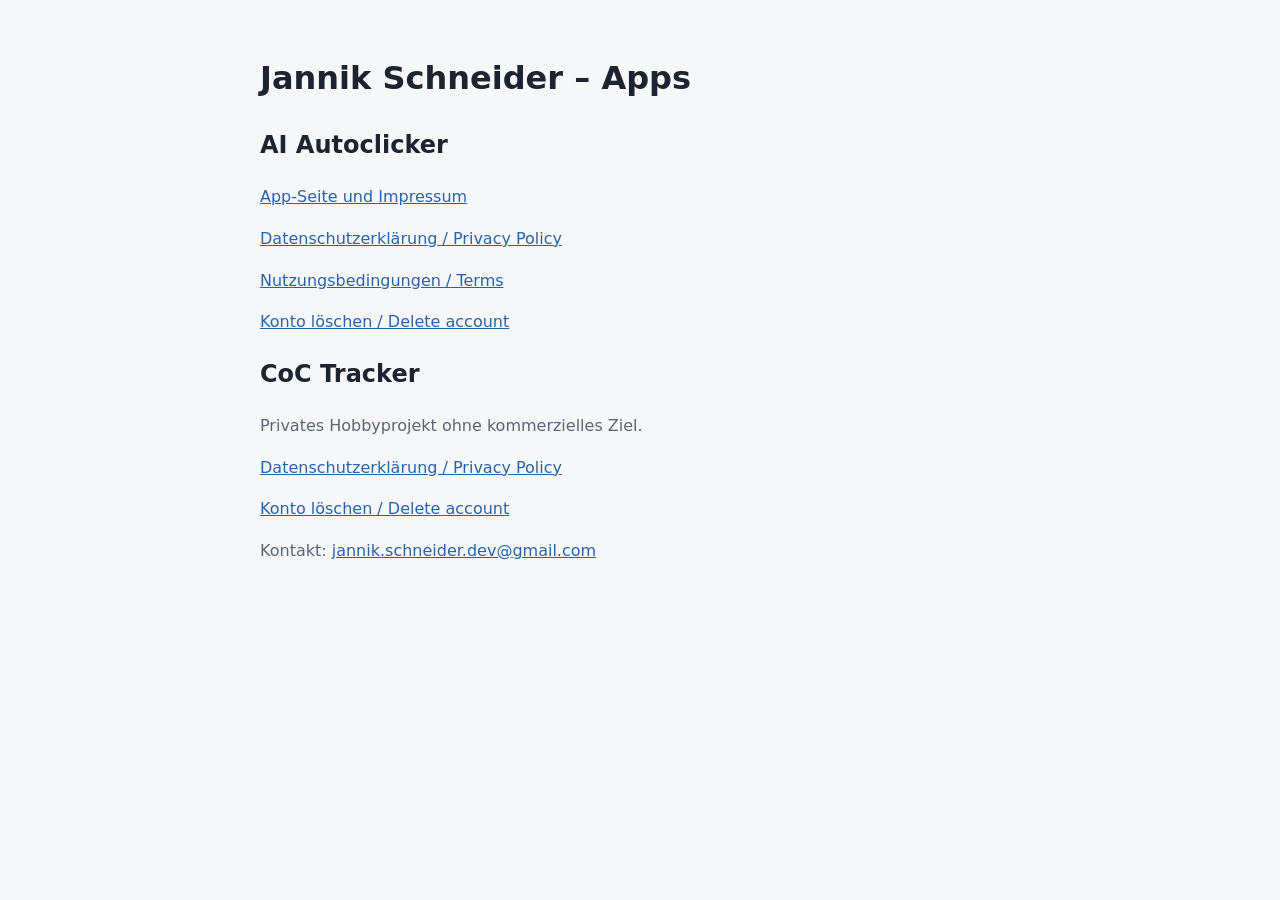
<file: index.html>
<!doctype html>
<html lang="de">
<head>
<meta charset="utf-8">
<meta name="viewport" content="width=device-width, initial-scale=1">
<title>Jannik Schneider – Apps</title>
<style>
  :root { color-scheme: light dark; --bg: #f6f7f9; --fg: #1d2330; --muted: #5b6475; --accent: #2a62a8; }
  @media (prefers-color-scheme: dark) { :root { --bg: #121a26; --fg: #e8ecf3; --muted: #9aa5b8; --accent: #6aa6ff; } }
  body { margin: 0; background: var(--bg); color: var(--fg); font: 16px/1.6 system-ui, -apple-system, "Segoe UI", Roboto, sans-serif; }
  main { max-width: 760px; margin: 0 auto; padding: 32px 16px; }
  a { color: var(--accent); }
  .muted { color: var(--muted); }
</style>
</head>
<body>
<main>
<h1>Jannik Schneider – Apps</h1>
<h2>AI Autoclicker</h2>
<p><a href="ai-autoclicker/">App-Seite und Impressum</a></p>
<p><a href="ai-autoclicker/privacy/">Datenschutzerklärung / Privacy Policy</a></p>
<p><a href="ai-autoclicker/terms/">Nutzungsbedingungen / Terms</a></p>
<p><a href="ai-autoclicker/delete-account/">Konto löschen / Delete account</a></p>
<h2>CoC Tracker</h2>
<p class="muted">Privates Hobbyprojekt ohne kommerzielles Ziel.</p>
<p><a href="coc-tracker/privacy/">Datenschutzerklärung / Privacy Policy</a></p>
<p><a href="coc-tracker/delete-account/">Konto löschen / Delete account</a></p>
<p class="muted">Kontakt: <a href="mailto:jannik.schneider.dev@gmail.com">jannik.schneider.dev@gmail.com</a></p>
</main>
</body>
</html>
</file>
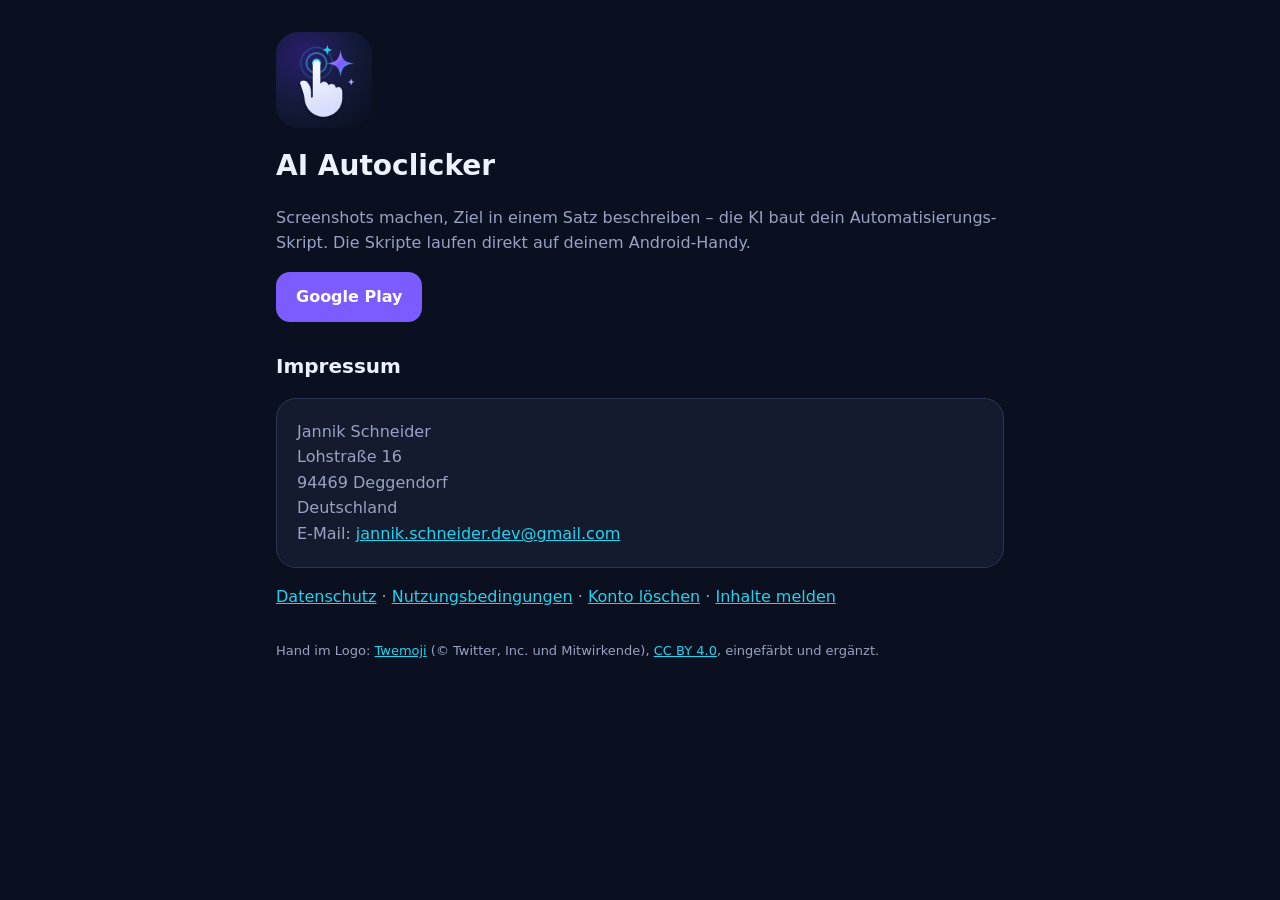
<file: ai-autoclicker/index.html>
<!doctype html>
<html lang="de">
<head>
  <meta charset="utf-8" />
  <meta name="viewport" content="width=device-width, initial-scale=1" />
  <title>AI Autoclicker</title>
  <link rel="stylesheet" href="style.css" />
  <link rel="icon" href="favicon.png" />
</head>
<body>
<main>
  <img class="logo" src="icon.png" alt="" width="96" height="96" />
  <h1>AI Autoclicker</h1>
  <p>Screenshots machen, Ziel in einem Satz beschreiben – die KI baut dein Automatisierungs-Skript. Die Skripte laufen direkt auf deinem Android-Handy.</p>
  <p><a class="btn" href="https://play.google.com/store/apps/details?id=com.jnik.aiautoclicker">Google Play</a></p>
  <h2>Impressum</h2>
  <p class="card">
    Jannik Schneider<br />
    Lohstraße 16<br />
    94469 Deggendorf<br />
    Deutschland<br />
    E-Mail: <a href="mailto:jannik.schneider.dev@gmail.com">jannik.schneider.dev@gmail.com</a>
  </p>
  <p><a href="privacy/">Datenschutz</a> · <a href="terms/">Nutzungsbedingungen</a> · <a href="delete-account/">Konto löschen</a> · <a href="takedown/">Inhalte melden</a></p>
  <p class="credit">Hand im Logo: <a href="https://github.com/jdecked/twemoji">Twemoji</a> (© Twitter, Inc. und Mitwirkende), <a href="https://creativecommons.org/licenses/by/4.0/">CC BY 4.0</a>, eingefärbt und ergänzt.</p>
</main>
</body>
</html>
</file>
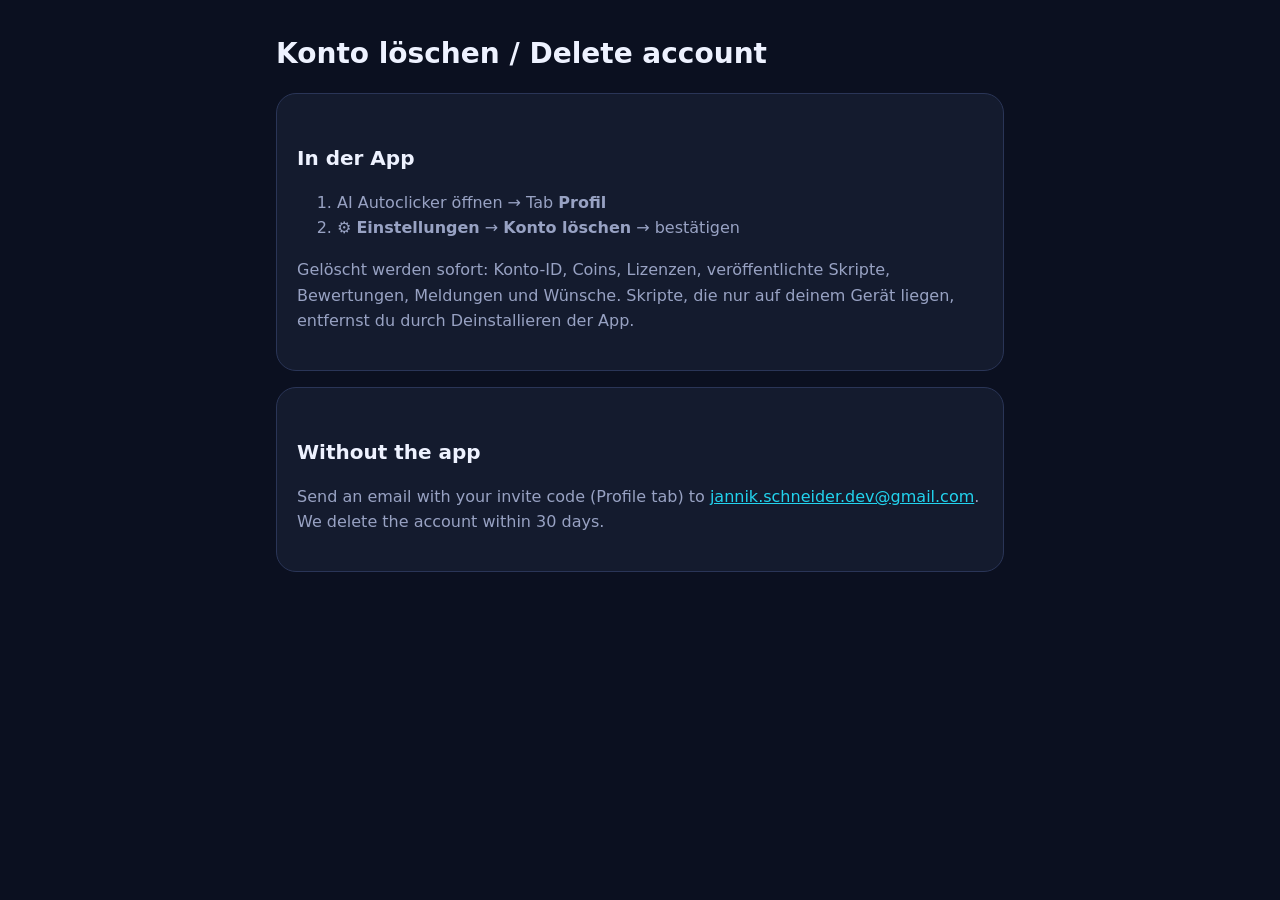
<file: ai-autoclicker/delete-account/index.html>
<!doctype html>
<html lang="de">
<head>
  <meta charset="utf-8" />
  <meta name="viewport" content="width=device-width, initial-scale=1" />
  <title>Konto löschen – AI Autoclicker</title>
  <link rel="stylesheet" href="../style.css" />
</head>
<body>
<main>
  <h1>Konto löschen / Delete account</h1>
  <div class="card">
    <h2>In der App</h2>
    <ol>
      <li>AI Autoclicker öffnen → Tab <b>Profil</b></li>
      <li>⚙️ <b>Einstellungen</b> → <b>Konto löschen</b> → bestätigen</li>
    </ol>
    <p>Gelöscht werden sofort: Konto-ID, Coins, Lizenzen, veröffentlichte Skripte, Bewertungen, Meldungen und Wünsche. Skripte, die nur auf deinem Gerät liegen, entfernst du durch Deinstallieren der App.</p>
  </div>
  <div class="card">
    <h2>Without the app</h2>
    <p>Send an email with your invite code (Profile tab) to <a href="mailto:jannik.schneider.dev@gmail.com?subject=Delete%20account">jannik.schneider.dev@gmail.com</a>. We delete the account within 30 days.</p>
  </div>
</main>
</body>
</html>
</file>
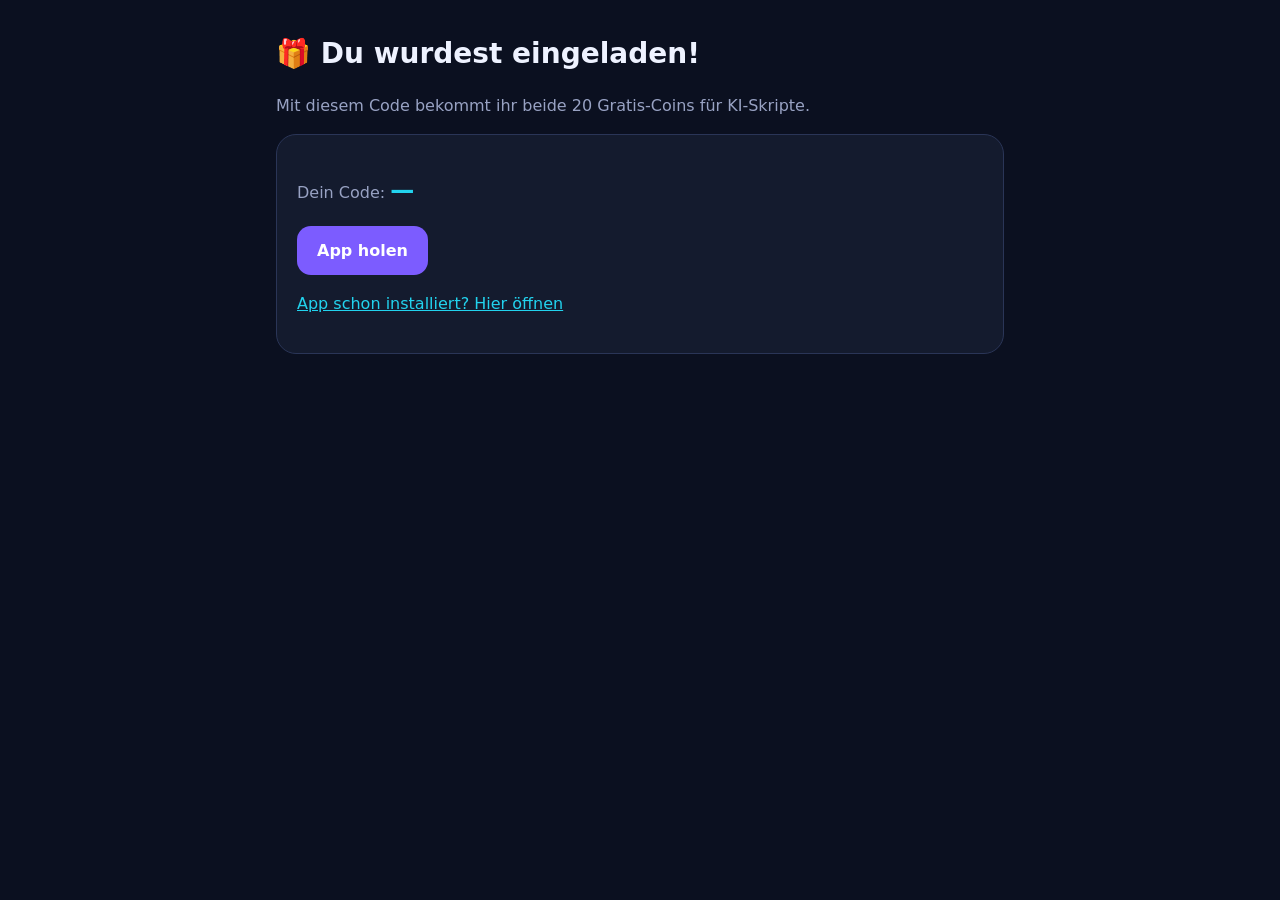
<file: ai-autoclicker/invite/index.html>
﻿<!doctype html>
<html lang="de">
<head>
  <meta charset="utf-8" />
  <meta name="viewport" content="width=device-width, initial-scale=1" />
  <title>Einladung – AI Autoclicker</title>
  <link rel="stylesheet" href="../style.css" />
</head>
<body>
<main>
  <h1>🎁 Du wurdest eingeladen!</h1>
  <p>Mit diesem Code bekommt ihr beide 20 Gratis-Coins für KI-Skripte.</p>
  <div class="card">
    <p>Dein Code: <b id="code" style="font-size:24px;letter-spacing:3px;color:#22d3ee">—</b></p>
    <p><a class="btn" id="store" href="#">App holen</a></p>
    <p><a id="open" href="#">App schon installiert? Hier öffnen</a></p>
  </div>
</main>
<script>
  // The code travels to the Play Store as install referrer, the app redeems it on first start.
  const code = (new URLSearchParams(location.search).get('code') || '').toUpperCase().replace(/[^A-Z0-9]/g, '').slice(0, 12);
  document.getElementById('code').textContent = code || '—';
  const referrer = encodeURIComponent('code=' + code + '&utm_source=invite');
  document.getElementById('store').href = 'https://play.google.com/store/apps/details?id=com.jnik.aiautoclicker&referrer=' + referrer;
  document.getElementById('open').href = 'aiautoclicker://invite/' + code;
</script>
</body>
</html>
</file>
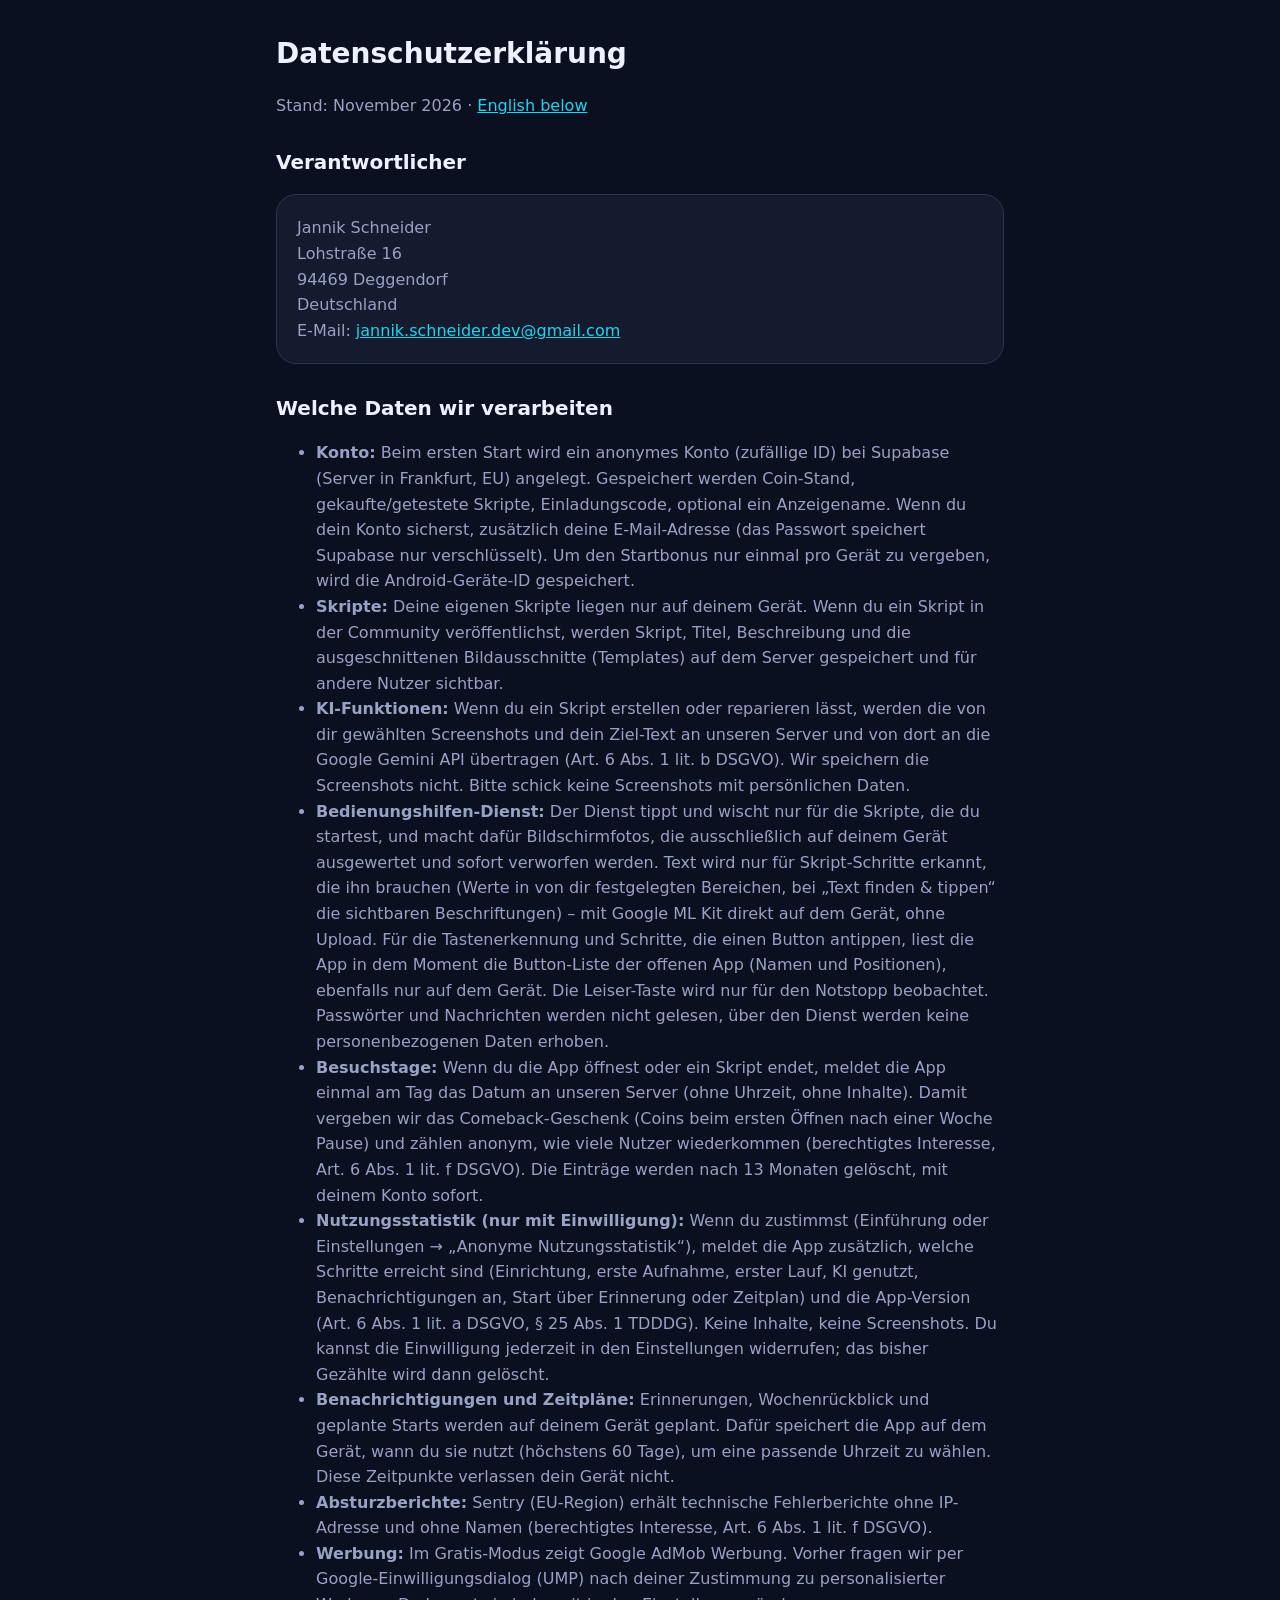
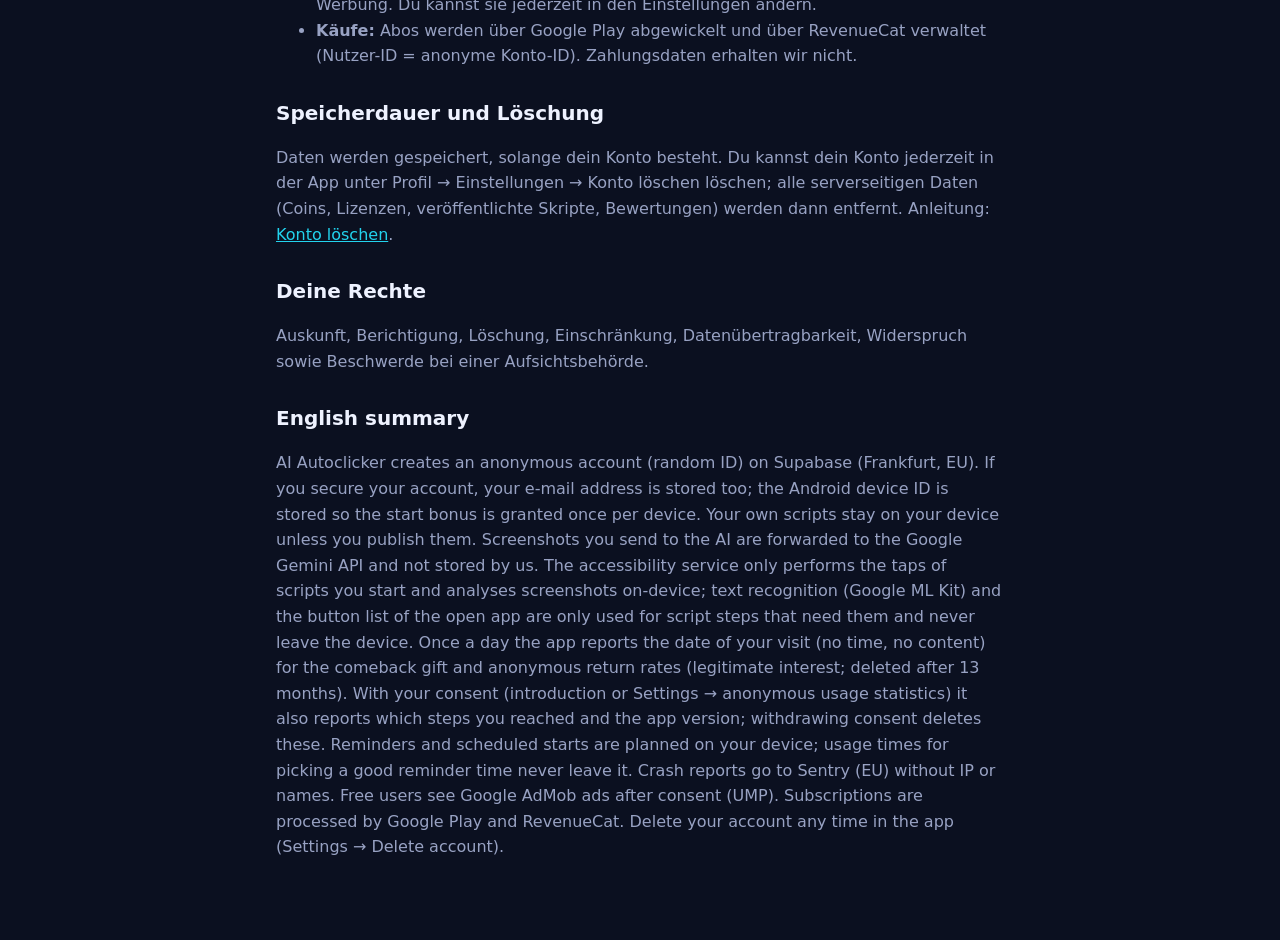
<file: ai-autoclicker/privacy/index.html>
<!doctype html>
<html lang="de">
<head>
  <meta charset="utf-8" />
  <meta name="viewport" content="width=device-width, initial-scale=1" />
  <title>Datenschutz – AI Autoclicker</title>
  <link rel="stylesheet" href="../style.css" />
</head>
<body>
<main>
  <h1>Datenschutzerklärung</h1>
  <p>Stand: November 2026 · <a href="#en">English below</a></p>

  <h2>Verantwortlicher</h2>
  <p class="card">
    Jannik Schneider<br />
    Lohstraße 16<br />
    94469 Deggendorf<br />
    Deutschland<br />
    E-Mail: <a href="mailto:jannik.schneider.dev@gmail.com">jannik.schneider.dev@gmail.com</a>
  </p>

  <h2>Welche Daten wir verarbeiten</h2>
  <ul>
    <li><b>Konto:</b> Beim ersten Start wird ein anonymes Konto (zufällige ID) bei Supabase (Server in Frankfurt, EU) angelegt. Gespeichert werden Coin-Stand, gekaufte/getestete Skripte, Einladungscode, optional ein Anzeigename. Wenn du dein Konto sicherst, zusätzlich deine E-Mail-Adresse (das Passwort speichert Supabase nur verschlüsselt). Um den Startbonus nur einmal pro Gerät zu vergeben, wird die Android-Geräte-ID gespeichert.</li>
    <li><b>Skripte:</b> Deine eigenen Skripte liegen nur auf deinem Gerät. Wenn du ein Skript in der Community veröffentlichst, werden Skript, Titel, Beschreibung und die ausgeschnittenen Bildausschnitte (Templates) auf dem Server gespeichert und für andere Nutzer sichtbar.</li>
    <li><b>KI-Funktionen:</b> Wenn du ein Skript erstellen oder reparieren lässt, werden die von dir gewählten Screenshots und dein Ziel-Text an unseren Server und von dort an die Google Gemini API übertragen (Art. 6 Abs. 1 lit. b DSGVO). Wir speichern die Screenshots nicht. Bitte schick keine Screenshots mit persönlichen Daten.</li>
    <li><b>Bedienungshilfen-Dienst:</b> Der Dienst tippt und wischt nur für die Skripte, die du startest, und macht dafür Bildschirmfotos, die ausschließlich auf deinem Gerät ausgewertet und sofort verworfen werden. Text wird nur für Skript-Schritte erkannt, die ihn brauchen (Werte in von dir festgelegten Bereichen, bei „Text finden &amp; tippen“ die sichtbaren Beschriftungen) – mit Google ML Kit direkt auf dem Gerät, ohne Upload. Für die Tastenerkennung und Schritte, die einen Button antippen, liest die App in dem Moment die Button-Liste der offenen App (Namen und Positionen), ebenfalls nur auf dem Gerät. Die Leiser-Taste wird nur für den Notstopp beobachtet. Passwörter und Nachrichten werden nicht gelesen, über den Dienst werden keine personenbezogenen Daten erhoben.</li>
    <li><b>Besuchstage:</b> Wenn du die App öffnest oder ein Skript endet, meldet die App einmal am Tag das Datum an unseren Server (ohne Uhrzeit, ohne Inhalte). Damit vergeben wir das Comeback-Geschenk (Coins beim ersten Öffnen nach einer Woche Pause) und zählen anonym, wie viele Nutzer wiederkommen (berechtigtes Interesse, Art. 6 Abs. 1 lit. f DSGVO). Die Einträge werden nach 13 Monaten gelöscht, mit deinem Konto sofort.</li>
    <li><b>Nutzungsstatistik (nur mit Einwilligung):</b> Wenn du zustimmst (Einführung oder Einstellungen → „Anonyme Nutzungsstatistik“), meldet die App zusätzlich, welche Schritte erreicht sind (Einrichtung, erste Aufnahme, erster Lauf, KI genutzt, Benachrichtigungen an, Start über Erinnerung oder Zeitplan) und die App-Version (Art. 6 Abs. 1 lit. a DSGVO, § 25 Abs. 1 TDDDG). Keine Inhalte, keine Screenshots. Du kannst die Einwilligung jederzeit in den Einstellungen widerrufen; das bisher Gezählte wird dann gelöscht.</li>
    <li><b>Benachrichtigungen und Zeitpläne:</b> Erinnerungen, Wochenrückblick und geplante Starts werden auf deinem Gerät geplant. Dafür speichert die App auf dem Gerät, wann du sie nutzt (höchstens 60 Tage), um eine passende Uhrzeit zu wählen. Diese Zeitpunkte verlassen dein Gerät nicht.</li>
    <li><b>Absturzberichte:</b> Sentry (EU-Region) erhält technische Fehlerberichte ohne IP-Adresse und ohne Namen (berechtigtes Interesse, Art. 6 Abs. 1 lit. f DSGVO).</li>
    <li><b>Werbung:</b> Im Gratis-Modus zeigt Google AdMob Werbung. Vorher fragen wir per Google-Einwilligungsdialog (UMP) nach deiner Zustimmung zu personalisierter Werbung. Du kannst sie jederzeit in den Einstellungen ändern.</li>
    <li><b>Käufe:</b> Abos werden über Google Play abgewickelt und über RevenueCat verwaltet (Nutzer-ID = anonyme Konto-ID). Zahlungsdaten erhalten wir nicht.</li>
  </ul>

  <h2>Speicherdauer und Löschung</h2>
  <p>Daten werden gespeichert, solange dein Konto besteht. Du kannst dein Konto jederzeit in der App unter Profil → Einstellungen → Konto löschen löschen; alle serverseitigen Daten (Coins, Lizenzen, veröffentlichte Skripte, Bewertungen) werden dann entfernt. Anleitung: <a href="../delete-account/">Konto löschen</a>.</p>

  <h2>Deine Rechte</h2>
  <p>Auskunft, Berichtigung, Löschung, Einschränkung, Datenübertragbarkeit, Widerspruch sowie Beschwerde bei einer Aufsichtsbehörde.</p>

  <h2 id="en">English summary</h2>
  <p>AI Autoclicker creates an anonymous account (random ID) on Supabase (Frankfurt, EU). If you secure your account, your e-mail address is stored too; the Android device ID is stored so the start bonus is granted once per device. Your own scripts stay on your device unless you publish them. Screenshots you send to the AI are forwarded to the Google Gemini API and not stored by us. The accessibility service only performs the taps of scripts you start and analyses screenshots on-device; text recognition (Google ML Kit) and the button list of the open app are only used for script steps that need them and never leave the device. Once a day the app reports the date of your visit (no time, no content) for the comeback gift and anonymous return rates (legitimate interest; deleted after 13 months). With your consent (introduction or Settings → anonymous usage statistics) it also reports which steps you reached and the app version; withdrawing consent deletes these. Reminders and scheduled starts are planned on your device; usage times for picking a good reminder time never leave it. Crash reports go to Sentry (EU) without IP or names. Free users see Google AdMob ads after consent (UMP). Subscriptions are processed by Google Play and RevenueCat. Delete your account any time in the app (Settings → Delete account).</p>
</main>
</body>
</html>
</file>
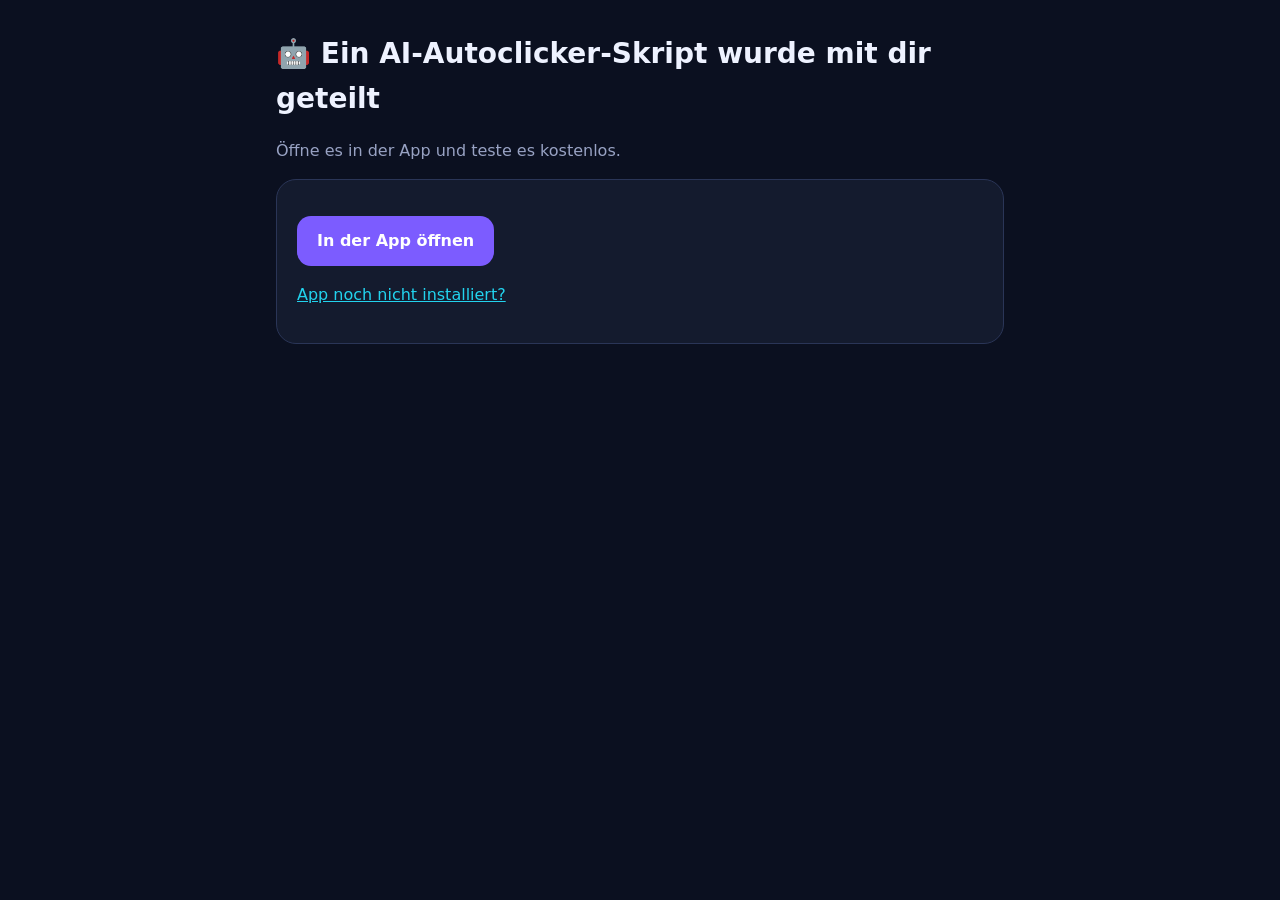
<file: ai-autoclicker/s/index.html>
<!doctype html>
<html lang="de">
<head>
  <meta charset="utf-8" />
  <meta name="viewport" content="width=device-width, initial-scale=1" />
  <title>Skript – AI Autoclicker</title>
  <link rel="stylesheet" href="../style.css" />
</head>
<body>
<main>
  <h1>🤖 Ein AI-Autoclicker-Skript wurde mit dir geteilt</h1>
  <p>Öffne es in der App und teste es kostenlos.</p>
  <div class="card">
    <p><a class="btn" id="open" href="#">In der App öffnen</a></p>
    <p><a id="store" href="https://play.google.com/store/apps/details?id=com.jnik.aiautoclicker">App noch nicht installiert?</a></p>
  </div>
</main>
<script>
  const id = (new URLSearchParams(location.search).get('id') || '').replace(/[^0-9a-f-]/gi, '').slice(0, 36);
  const deepLink = 'aiautoclicker://s/' + id;
  document.getElementById('open').href = deepLink;
  if (id) setTimeout(() => { location.href = deepLink; }, 300);
</script>
</body>
</html>
</file>
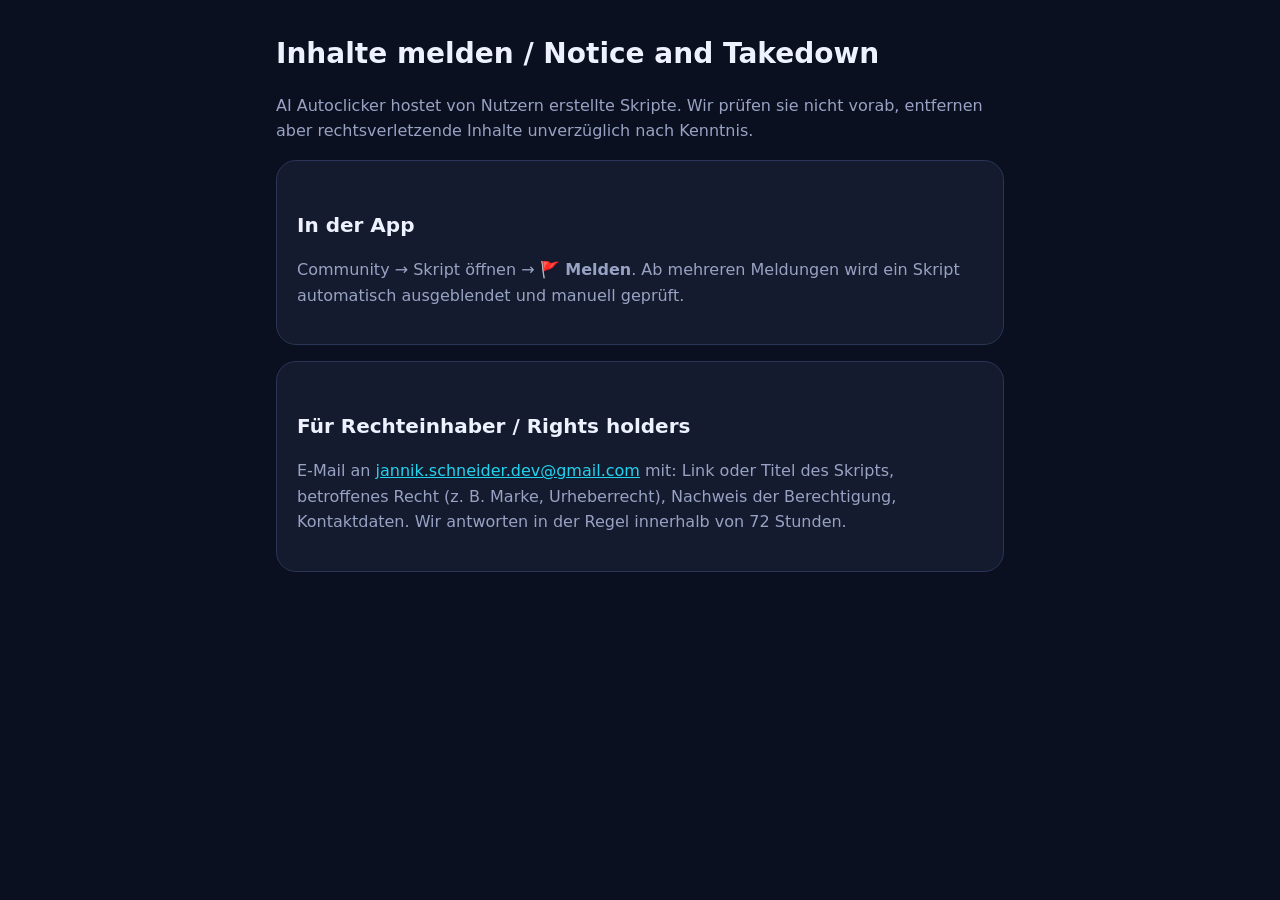
<file: ai-autoclicker/takedown/index.html>
<!doctype html>
<html lang="de">
<head>
  <meta charset="utf-8" />
  <meta name="viewport" content="width=device-width, initial-scale=1" />
  <title>Takedown – AI Autoclicker</title>
  <link rel="stylesheet" href="../style.css" />
</head>
<body>
<main>
  <h1>Inhalte melden / Notice and Takedown</h1>
  <p>AI Autoclicker hostet von Nutzern erstellte Skripte. Wir prüfen sie nicht vorab, entfernen aber rechtsverletzende Inhalte unverzüglich nach Kenntnis.</p>
  <div class="card">
    <h2>In der App</h2>
    <p>Community → Skript öffnen → <b>🚩 Melden</b>. Ab mehreren Meldungen wird ein Skript automatisch ausgeblendet und manuell geprüft.</p>
  </div>
  <div class="card">
    <h2>Für Rechteinhaber / Rights holders</h2>
    <p>E-Mail an <a href="mailto:jannik.schneider.dev@gmail.com?subject=Meldung%20Community-Skript">jannik.schneider.dev@gmail.com</a> mit: Link oder Titel des Skripts, betroffenes Recht (z. B. Marke, Urheberrecht), Nachweis der Berechtigung, Kontaktdaten. Wir antworten in der Regel innerhalb von 72 Stunden.</p>
  </div>
</main>
</body>
</html>
</file>
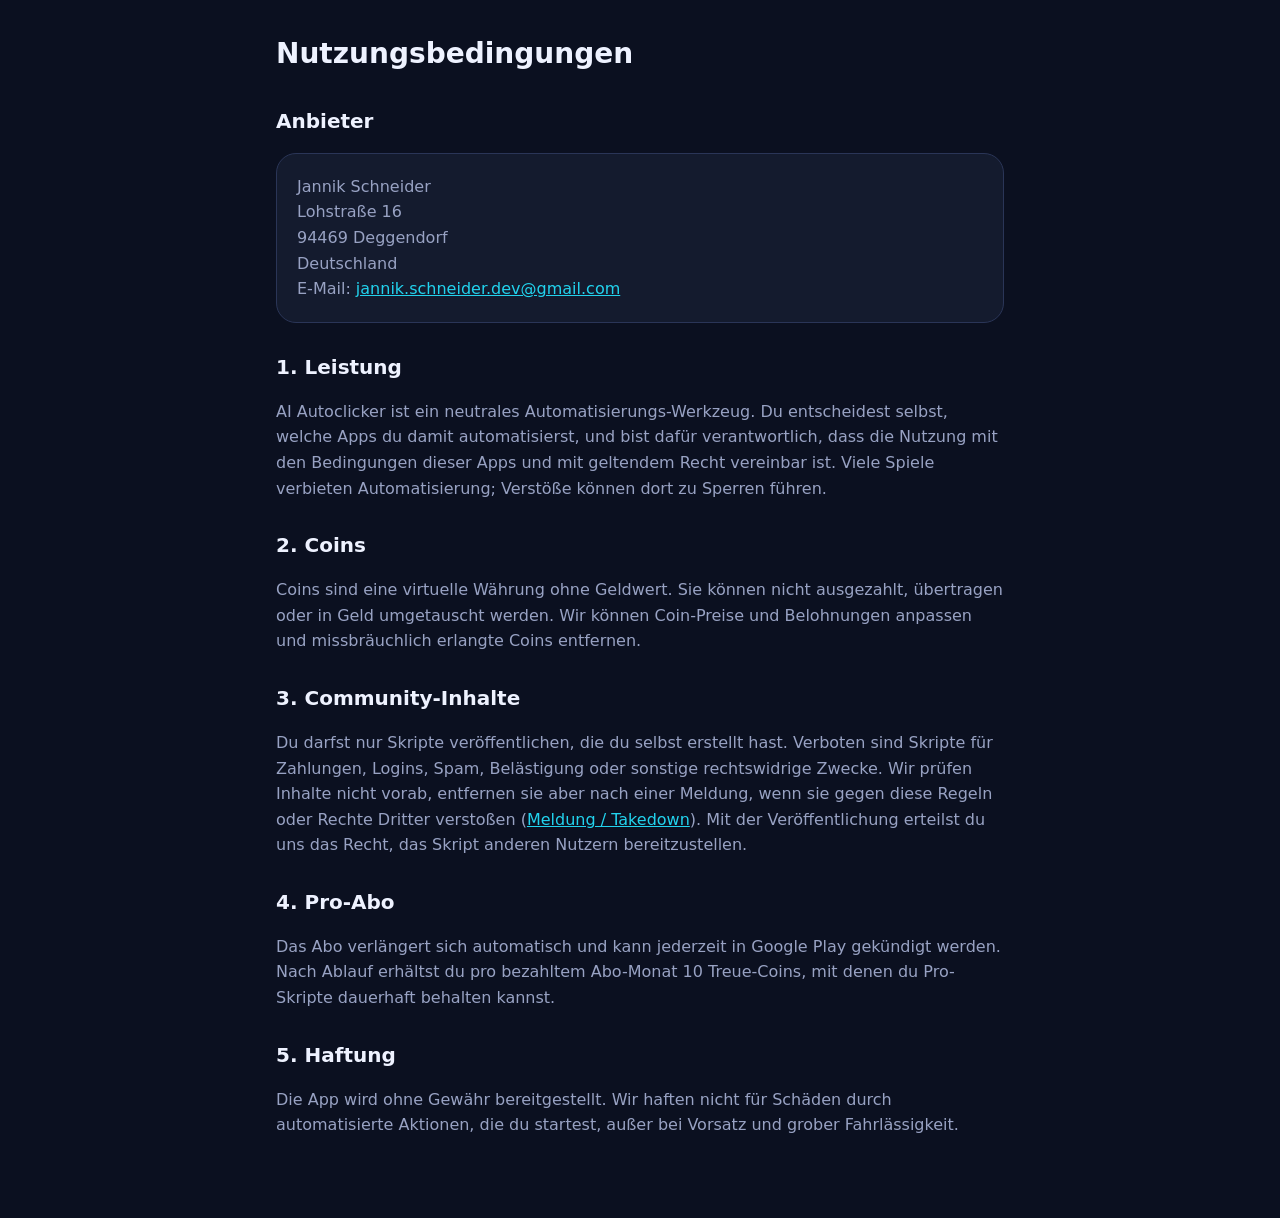
<file: ai-autoclicker/terms/index.html>
<!doctype html>
<html lang="de">
<head>
  <meta charset="utf-8" />
  <meta name="viewport" content="width=device-width, initial-scale=1" />
  <title>Nutzungsbedingungen – AI Autoclicker</title>
  <link rel="stylesheet" href="../style.css" />
</head>
<body>
<main>
  <h1>Nutzungsbedingungen</h1>
  <h2>Anbieter</h2>
  <p class="card">
    Jannik Schneider<br />
    Lohstraße 16<br />
    94469 Deggendorf<br />
    Deutschland<br />
    E-Mail: <a href="mailto:jannik.schneider.dev@gmail.com">jannik.schneider.dev@gmail.com</a>
  </p>

  <h2>1. Leistung</h2>
  <p>AI Autoclicker ist ein neutrales Automatisierungs-Werkzeug. Du entscheidest selbst, welche Apps du damit automatisierst, und bist dafür verantwortlich, dass die Nutzung mit den Bedingungen dieser Apps und mit geltendem Recht vereinbar ist. Viele Spiele verbieten Automatisierung; Verstöße können dort zu Sperren führen.</p>

  <h2>2. Coins</h2>
  <p>Coins sind eine virtuelle Währung ohne Geldwert. Sie können nicht ausgezahlt, übertragen oder in Geld umgetauscht werden. Wir können Coin-Preise und Belohnungen anpassen und missbräuchlich erlangte Coins entfernen.</p>

  <h2>3. Community-Inhalte</h2>
  <p>Du darfst nur Skripte veröffentlichen, die du selbst erstellt hast. Verboten sind Skripte für Zahlungen, Logins, Spam, Belästigung oder sonstige rechtswidrige Zwecke. Wir prüfen Inhalte nicht vorab, entfernen sie aber nach einer Meldung, wenn sie gegen diese Regeln oder Rechte Dritter verstoßen (<a href="../takedown/">Meldung / Takedown</a>). Mit der Veröffentlichung erteilst du uns das Recht, das Skript anderen Nutzern bereitzustellen.</p>

  <h2>4. Pro-Abo</h2>
  <p>Das Abo verlängert sich automatisch und kann jederzeit in Google Play gekündigt werden. Nach Ablauf erhältst du pro bezahltem Abo-Monat 10 Treue-Coins, mit denen du Pro-Skripte dauerhaft behalten kannst.</p>

  <h2>5. Haftung</h2>
  <p>Die App wird ohne Gewähr bereitgestellt. Wir haften nicht für Schäden durch automatisierte Aktionen, die du startest, außer bei Vorsatz und grober Fahrlässigkeit.</p>
</main>
</body>
</html>
</file>
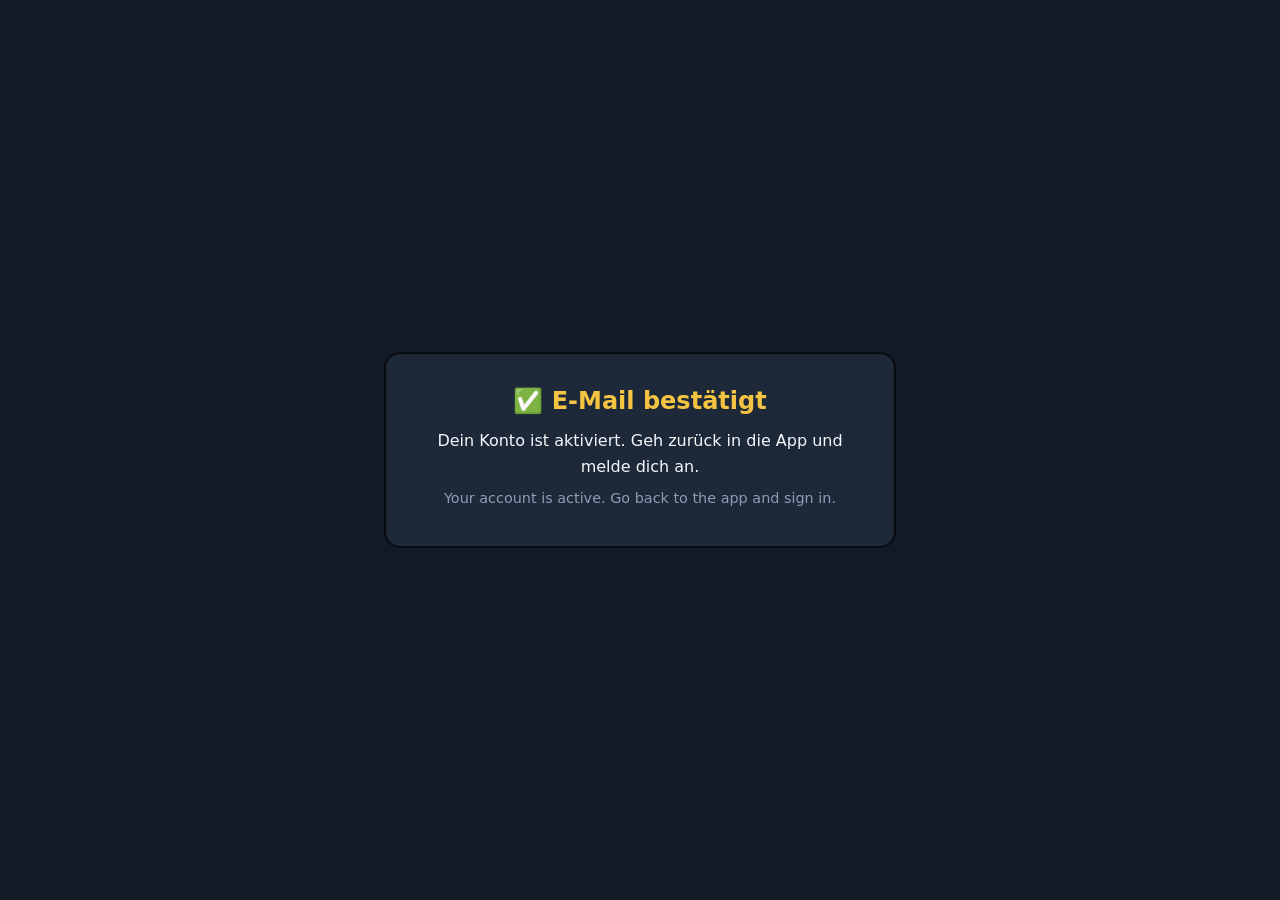
<file: coc-tracker/confirmed/index.html>
<!doctype html>
<html lang="de">
<head>
<meta charset="utf-8">
<meta name="viewport" content="width=device-width, initial-scale=1">
<title>CoC Tracker – E-Mail bestätigt</title>
<style>
  :root { color-scheme: dark; }
  body { margin: 0; min-height: 100vh; display: grid; place-items: center; background: #121a26; color: #f4f7fb;
         font: 16px/1.6 system-ui, -apple-system, "Segoe UI", Roboto, sans-serif; }
  .card { max-width: 460px; margin: 16px; background: #1d2838; border: 2px solid #070b12; border-radius: 16px; padding: 28px 24px; text-align: center; }
  h1 { color: #f6c443; margin: 0 0 8px; font-size: 1.5rem; }
  p { margin: 8px 0; }
  .muted { color: #8d9db5; font-size: .9rem; }
  .err { display: none; color: #e5483f; }
</style>
</head>
<body>
<div class="card">
  <h1 id="title">✅ E-Mail bestätigt</h1>
  <p id="de">Dein Konto ist aktiviert. Geh zurück in die App und melde dich an.</p>
  <p id="en" class="muted">Your account is active. Go back to the app and sign in.</p>
  <p id="err" class="err">Der Link ist abgelaufen oder wurde schon benutzt. Registriere dich in der App neu oder melde dich an. / The link expired or was used already - sign in or sign up again in the app.</p>
</div>
<script>
  // Supabase appends an error to the URL when the link expired
  if (/error/.test(location.hash + location.search)) {
    document.getElementById('title').textContent = 'Link nicht mehr gültig';
    document.getElementById('de').style.display = 'none';
    document.getElementById('en').style.display = 'none';
    document.getElementById('err').style.display = 'block';
  }
</script>
</body>
</html>
</file>
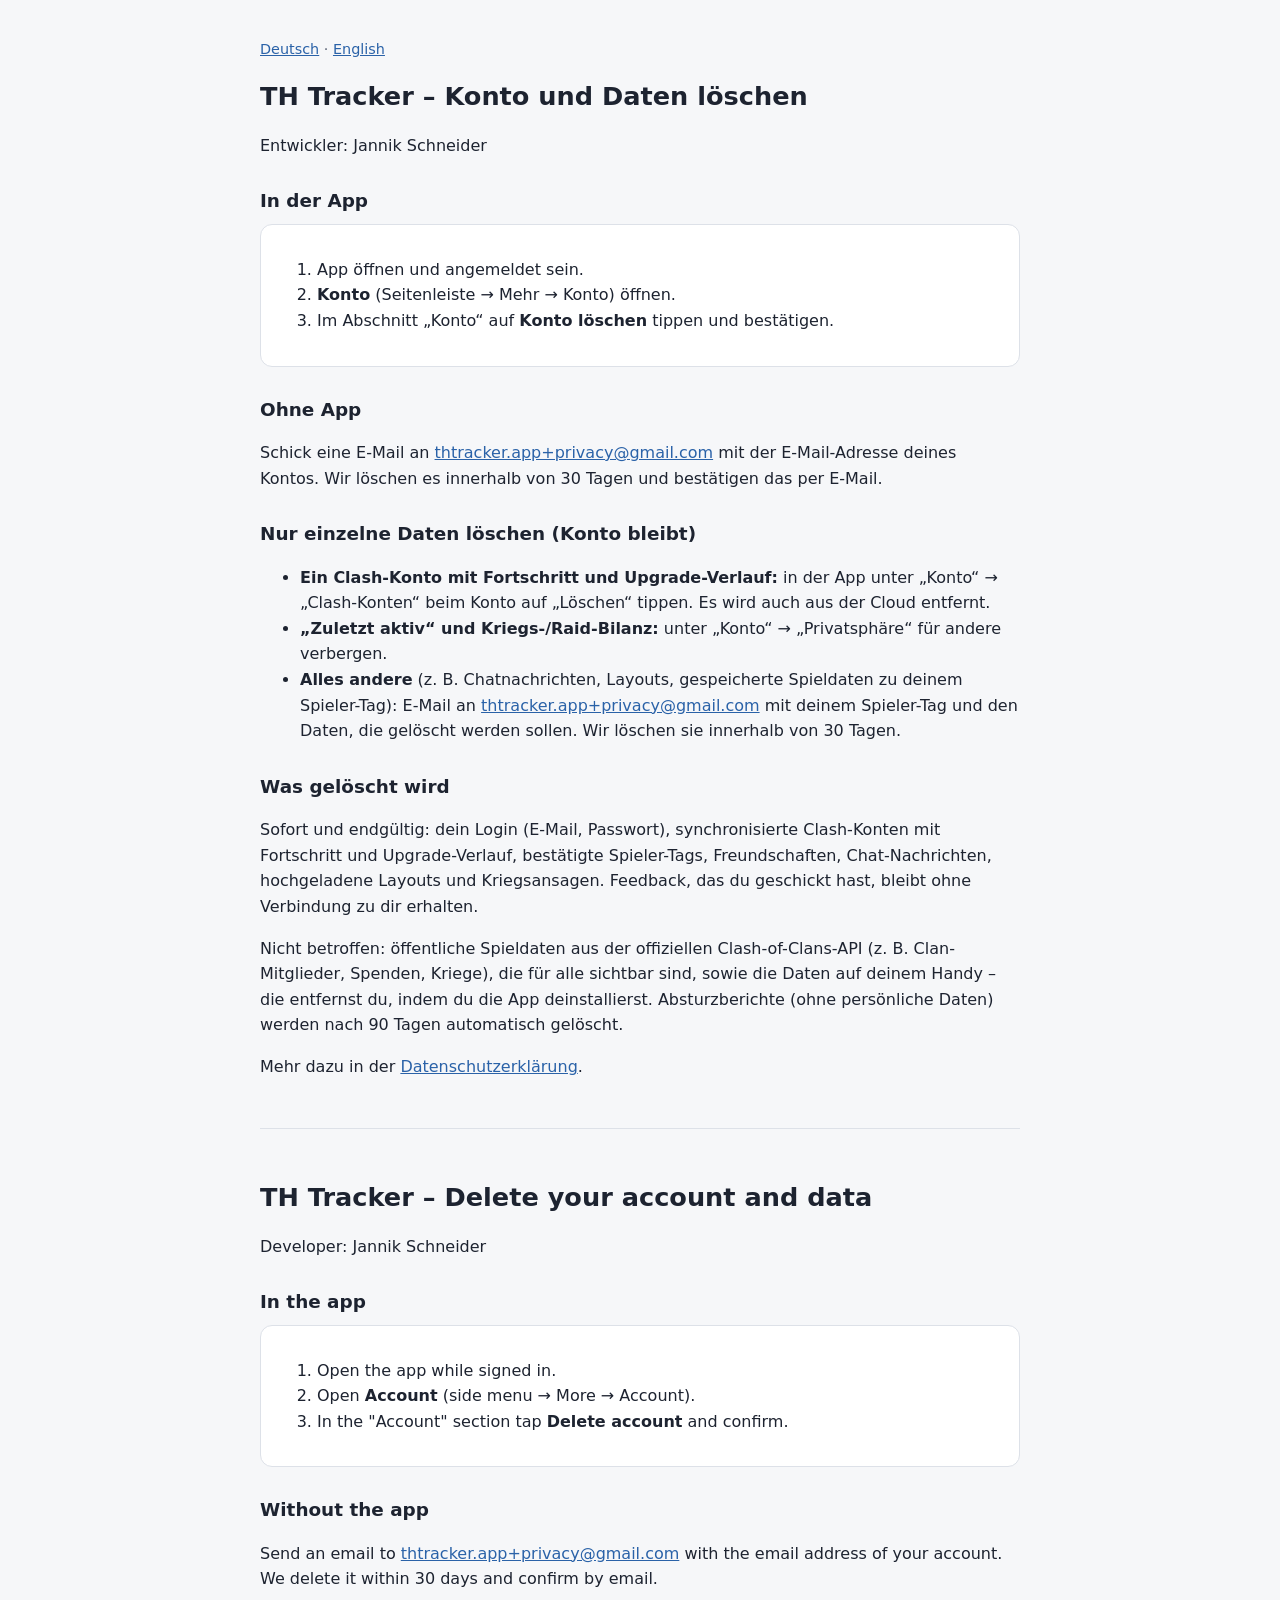
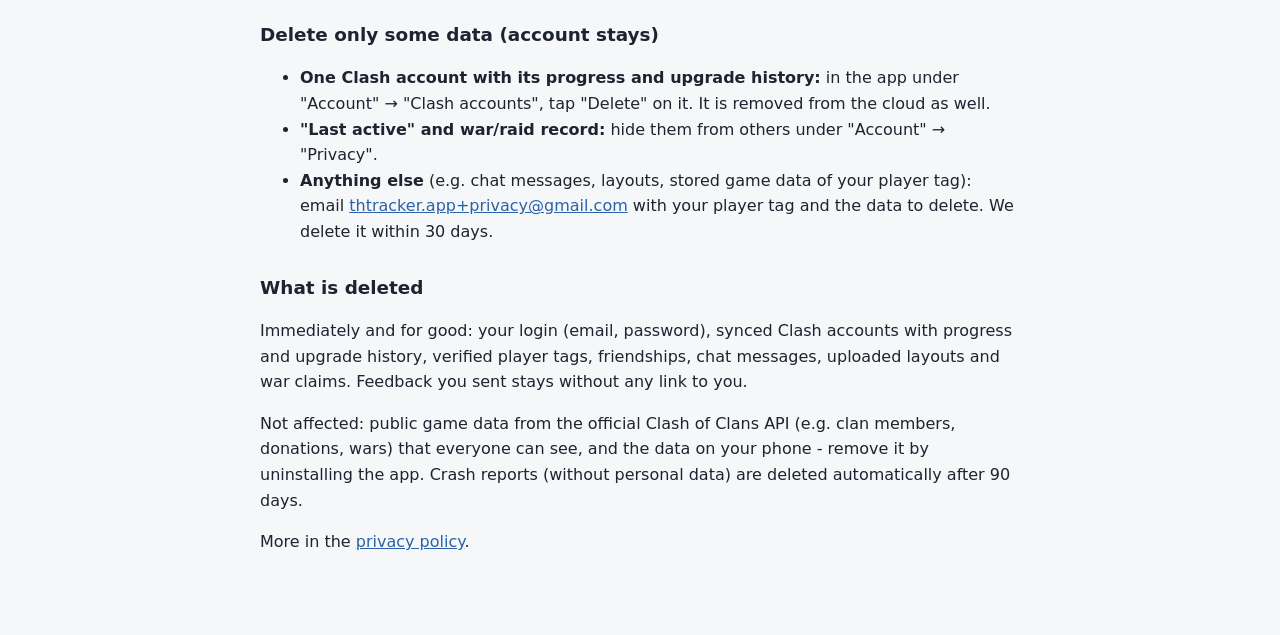
<file: coc-tracker/delete-account/index.html>
<!doctype html>
<html lang="de">
<head>
<meta charset="utf-8">
<meta name="viewport" content="width=device-width, initial-scale=1">
<title>TH Tracker – Konto löschen / Delete account</title>
<style>
  :root { color-scheme: light dark; --bg: #f6f7f9; --fg: #1d2330; --muted: #5b6475; --card: #fff; --line: #dde1e8; --accent: #2a62a8; }
  @media (prefers-color-scheme: dark) { :root { --bg: #121a26; --fg: #e8ecf3; --muted: #9aa5b8; --card: #1a2433; --line: #2b384c; --accent: #6aa6ff; } }
  body { margin: 0; background: var(--bg); color: var(--fg); font: 16px/1.6 system-ui, -apple-system, "Segoe UI", Roboto, sans-serif; }
  main { max-width: 760px; margin: 0 auto; padding: 24px 16px 64px; }
  h1 { font-size: 1.6rem; margin: 0 0 8px; }
  h2 { font-size: 1.15rem; margin: 28px 0 8px; }
  .muted { color: var(--muted); font-size: .9rem; }
  .card { background: var(--card); border: 1px solid var(--line); border-radius: 12px; padding: 16px; }
  a { color: var(--accent); }
  hr { border: 0; border-top: 1px solid var(--line); margin: 48px 0; }
</style>
</head>
<body>
<main>
<p class="muted"><a href="#de">Deutsch</a> · <a href="#en">English</a></p>

<section id="de">
<h1>TH Tracker – Konto und Daten löschen</h1>
<p>Entwickler: Jannik Schneider</p>

<h2>In der App</h2>
<div class="card">
<ol>
<li>App öffnen und angemeldet sein.</li>
<li><strong>Konto</strong> (Seitenleiste → Mehr → Konto) öffnen.</li>
<li>Im Abschnitt „Konto“ auf <strong>Konto löschen</strong> tippen und bestätigen.</li>
</ol>
</div>

<h2>Ohne App</h2>
<p>Schick eine E-Mail an <a href="mailto:thtracker.app+privacy@gmail.com?subject=Konto%20l%C3%B6schen">thtracker.app+privacy@gmail.com</a> mit der E-Mail-Adresse deines Kontos. Wir löschen es innerhalb von 30 Tagen und bestätigen das per E-Mail.</p>

<h2 id="einzelne-daten">Nur einzelne Daten löschen (Konto bleibt)</h2>
<ul>
<li><strong>Ein Clash-Konto mit Fortschritt und Upgrade-Verlauf:</strong> in der App unter „Konto“ → „Clash-Konten“ beim Konto auf „Löschen“ tippen. Es wird auch aus der Cloud entfernt.</li>
<li><strong>„Zuletzt aktiv“ und Kriegs-/Raid-Bilanz:</strong> unter „Konto“ → „Privatsphäre“ für andere verbergen.</li>
<li><strong>Alles andere</strong> (z. B. Chatnachrichten, Layouts, gespeicherte Spieldaten zu deinem Spieler-Tag): E-Mail an <a href="mailto:thtracker.app+privacy@gmail.com">thtracker.app+privacy@gmail.com</a> mit deinem Spieler-Tag und den Daten, die gelöscht werden sollen. Wir löschen sie innerhalb von 30 Tagen.</li>
</ul>

<h2>Was gelöscht wird</h2>
<p>Sofort und endgültig: dein Login (E-Mail, Passwort), synchronisierte Clash-Konten mit Fortschritt und Upgrade-Verlauf, bestätigte Spieler-Tags, Freundschaften, Chat-Nachrichten, hochgeladene Layouts und Kriegsansagen. Feedback, das du geschickt hast, bleibt ohne Verbindung zu dir erhalten.</p>
<p>Nicht betroffen: öffentliche Spieldaten aus der offiziellen Clash-of-Clans-API (z. B. Clan-Mitglieder, Spenden, Kriege), die für alle sichtbar sind, sowie die Daten auf deinem Handy – die entfernst du, indem du die App deinstallierst. Absturzberichte (ohne persönliche Daten) werden nach 90 Tagen automatisch gelöscht.</p>
<p>Mehr dazu in der <a href="../privacy/">Datenschutzerklärung</a>.</p>
</section>

<hr>

<section id="en" lang="en">
<h1>TH Tracker – Delete your account and data</h1>
<p>Developer: Jannik Schneider</p>

<h2>In the app</h2>
<div class="card">
<ol>
<li>Open the app while signed in.</li>
<li>Open <strong>Account</strong> (side menu → More → Account).</li>
<li>In the "Account" section tap <strong>Delete account</strong> and confirm.</li>
</ol>
</div>

<h2>Without the app</h2>
<p>Send an email to <a href="mailto:thtracker.app+privacy@gmail.com?subject=Delete%20account">thtracker.app+privacy@gmail.com</a> with the email address of your account. We delete it within 30 days and confirm by email.</p>

<h2 id="some-data">Delete only some data (account stays)</h2>
<ul>
<li><strong>One Clash account with its progress and upgrade history:</strong> in the app under "Account" → "Clash accounts", tap "Delete" on it. It is removed from the cloud as well.</li>
<li><strong>"Last active" and war/raid record:</strong> hide them from others under "Account" → "Privacy".</li>
<li><strong>Anything else</strong> (e.g. chat messages, layouts, stored game data of your player tag): email <a href="mailto:thtracker.app+privacy@gmail.com">thtracker.app+privacy@gmail.com</a> with your player tag and the data to delete. We delete it within 30 days.</li>
</ul>

<h2>What is deleted</h2>
<p>Immediately and for good: your login (email, password), synced Clash accounts with progress and upgrade history, verified player tags, friendships, chat messages, uploaded layouts and war claims. Feedback you sent stays without any link to you.</p>
<p>Not affected: public game data from the official Clash of Clans API (e.g. clan members, donations, wars) that everyone can see, and the data on your phone - remove it by uninstalling the app. Crash reports (without personal data) are deleted automatically after 90 days.</p>
<p>More in the <a href="../privacy/">privacy policy</a>.</p>
</section>
</main>
</body>
</html>
</file>
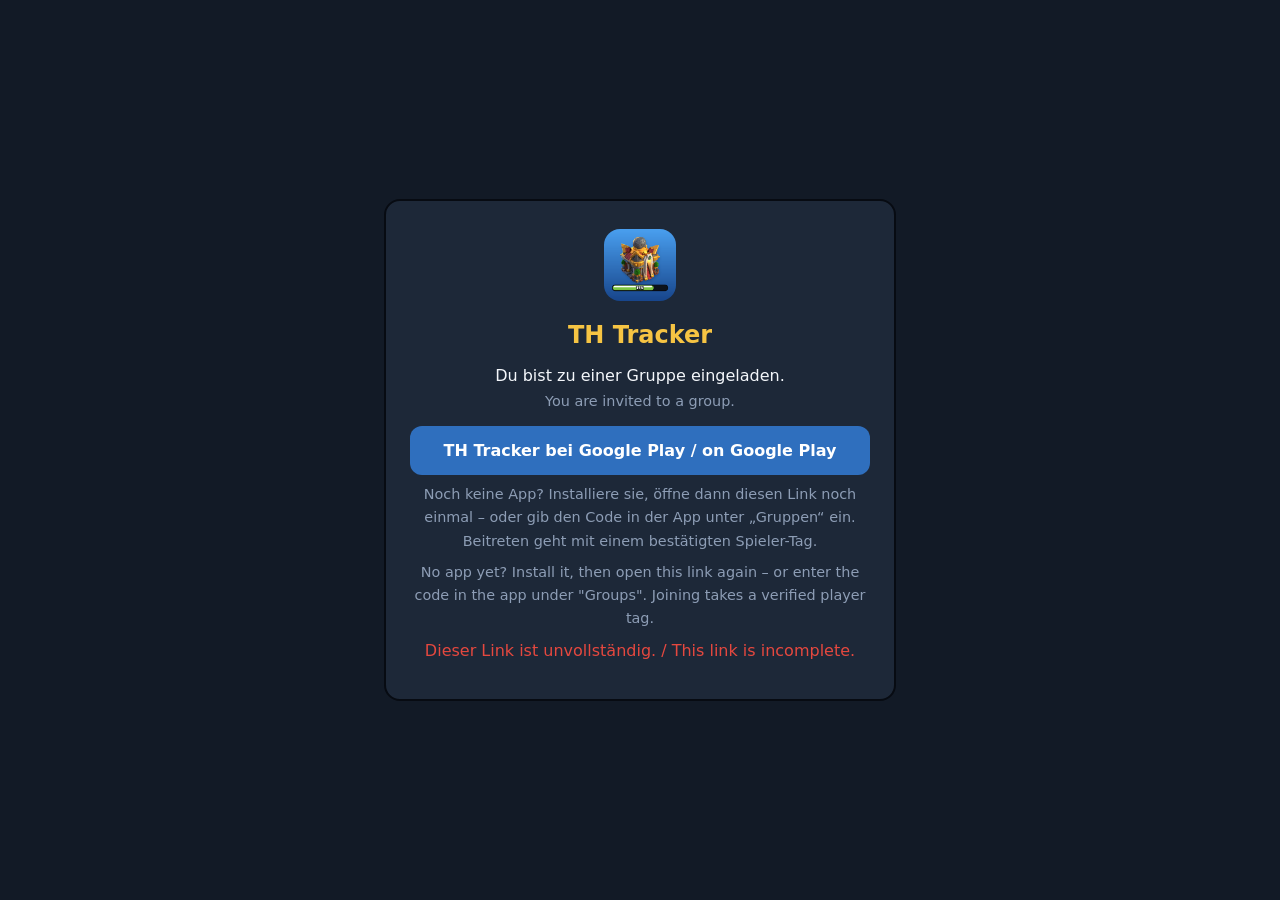
<file: coc-tracker/g/index.html>
<!doctype html>
<html lang="de">
<head>
<meta charset="utf-8">
<meta name="viewport" content="width=device-width, initial-scale=1">
<meta name="robots" content="noindex">
<title>TH Tracker – Gruppe / Group</title>
<link rel="icon" href="icon.png">
<style>
  :root { color-scheme: dark; }
  body { margin: 0; min-height: 100vh; min-height: 100dvh; display: grid; place-items: center; background: #121a26; color: #f4f7fb;
         font: 16px/1.6 system-ui, -apple-system, "Segoe UI", Roboto, sans-serif; }
  .card { max-width: 460px; margin: 16px; background: #1d2838; border: 2px solid #070b12; border-radius: 16px; padding: 28px 24px; text-align: center; }
  img.icon { width: 72px; height: 72px; border-radius: 16px; }
  h1 { color: #f6c443; margin: 8px 0 4px; font-size: 1.5rem; overflow-wrap: anywhere; }
  p { margin: 8px 0; }
  .muted { color: #8d9db5; font-size: .9rem; }
  .code { display: inline-block; margin: 8px 0; padding: 6px 16px; border: 2px solid #2b3a50; border-radius: 12px; background: #0d131c;
          font-size: 1.4rem; font-weight: 700; letter-spacing: 4px; }
  .btn { display: block; margin: 12px 0 0; padding: 12px 16px; border-radius: 12px; background: #f6c443; color: #1b1300; font-weight: 700;
         text-decoration: none; }
  .btn.alt { background: #2f6fbe; color: #fff; }
  .hidden { display: none; }
</style>
</head>
<body>
<div class="card">
  <img class="icon" src="icon.png" alt="TH Tracker">
  <h1 id="name">TH Tracker</h1>
  <p id="members" class="muted hidden"></p>
  <p>Du bist zu einer Gruppe eingeladen.<br><span class="muted">You are invited to a group.</span></p>
  <div id="code" class="code"></div>
  <a id="open" class="btn hidden" href="#">In der App öffnen / Open in the app</a>
  <a id="play" class="btn alt" href="https://play.google.com/store/apps/details?id=com.jnik05.coctracker&amp;referrer=utm_source%3Dgroup-link">TH Tracker bei Google Play / on Google Play</a>
  <p class="muted">Noch keine App? Installiere sie, öffne dann diesen Link noch einmal – oder gib den Code in der App unter „Gruppen“ ein. Beitreten geht mit einem bestätigten Spieler-Tag.</p>
  <p class="muted">No app yet? Install it, then open this link again – or enter the code in the app under "Groups". Joining takes a verified player tag.</p>
  <p id="bad" class="hidden" style="color:#e5483f">Dieser Link ist unvollständig. / This link is incomplete.</p>
</div>
<script>
  // ?c=CODE&k=TOKEN - the code of the group and the secret of its invite link (the manager can renew it)
  var q = new URLSearchParams(location.search);
  var code = (q.get('c') || '').toUpperCase();
  var token = q.get('k') || '';
  var validCode = /^[ABDEFHKMNSTWX346]{6}$/.test(code);
  var validToken = /^[0-9a-f]{16}$/.test(token);
  if (!validCode) {
    document.getElementById('bad').classList.remove('hidden');
    document.getElementById('code').classList.add('hidden');
  } else {
    document.getElementById('code').textContent = code;
    var path = 'group/' + code + (validToken ? '?k=' + token : '');
    var play = document.getElementById('play').href;
    var open = document.getElementById('open');
    if (/android/i.test(navigator.userAgent)) {
      // opens the app when it is installed, else Google Play
      open.href = 'intent://' + path + '#Intent;scheme=coctracker;package=com.jnik05.coctracker;S.browser_fallback_url=' +
        encodeURIComponent(play) + ';end';
    } else {
      open.href = 'coctracker://' + path;
    }
    open.classList.remove('hidden');
    if (validToken) {
      // name and size of the group (private groups too - the token is the invite); the key is the public one of the app
      fetch('https://bzbzluyjiirpgedqmrac.supabase.co/rest/v1/rpc/group_by_link', {
        method: 'POST',
        headers: { 'Content-Type': 'application/json', apikey: 'sb_publishable_6sfxDxnfOY7DvenSOKg_lg_bFXbq9wl' },
        body: JSON.stringify({ p_code: code, p_token: token })
      }).then(function (r) { return r.ok ? r.json() : []; }).then(function (rows) {
        var g = rows && rows[0];
        if (!g) return;
        document.getElementById('name').textContent = g.name;
        document.title = 'TH Tracker – ' + g.name;
        var m = document.getElementById('members');
        m.textContent = 'Mitglieder / Members: ' + g.members + (g.owner_name ? ' · ' + g.owner_name : '');
        m.classList.remove('hidden');
      }).catch(function () {});
    }
  }
</script>
</body>
</html>
</file>
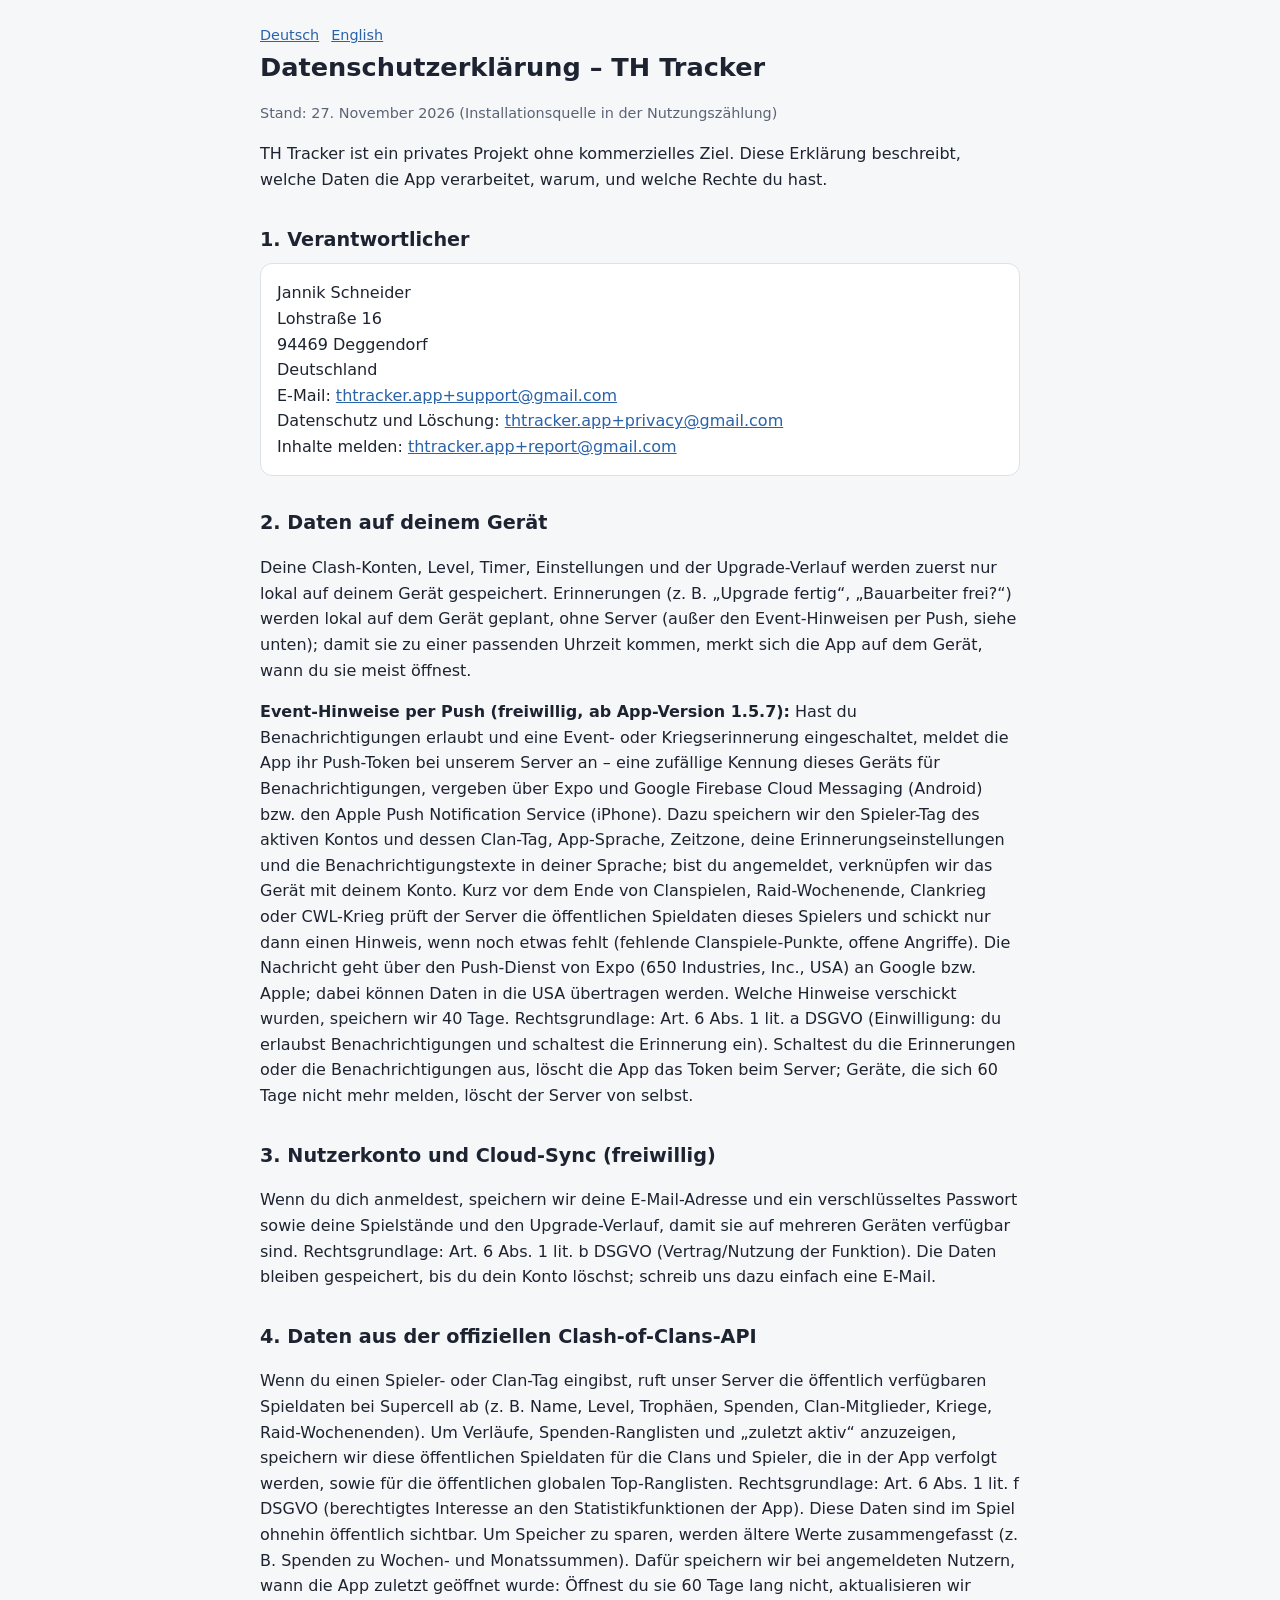
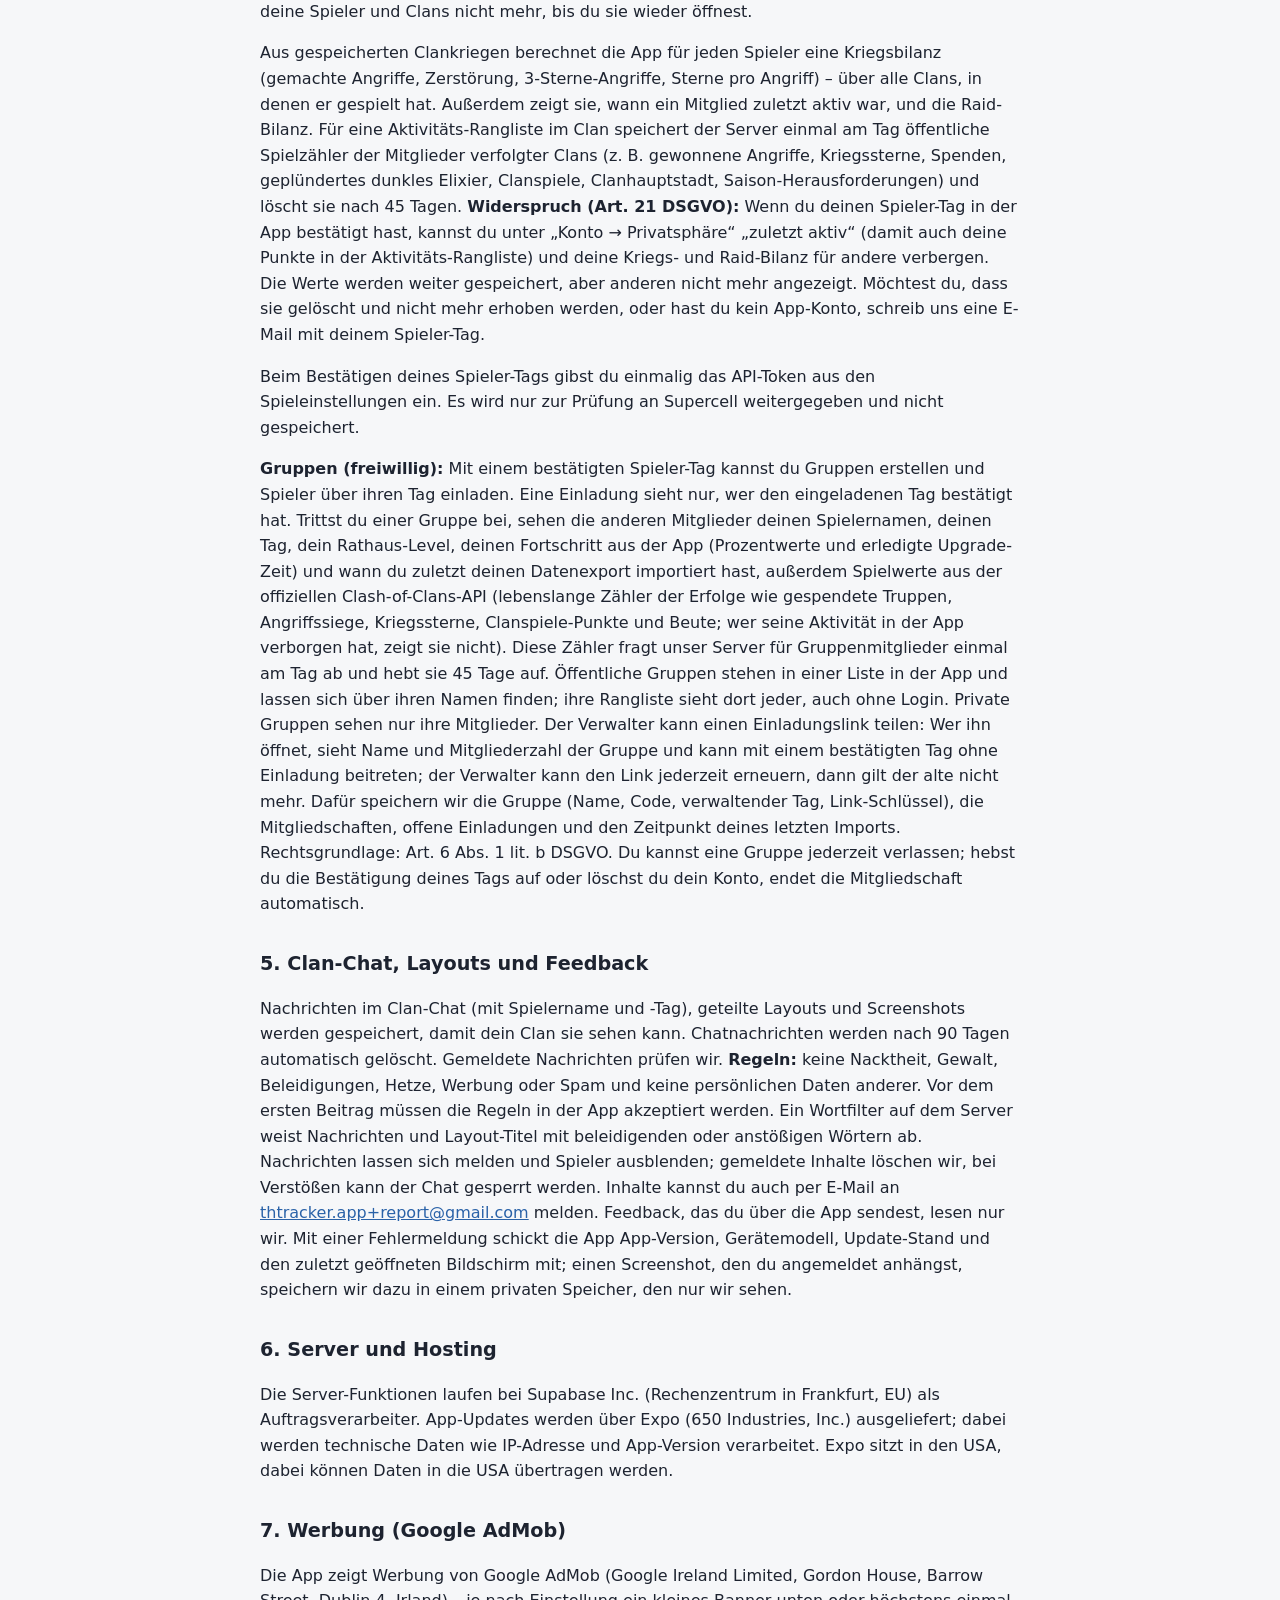
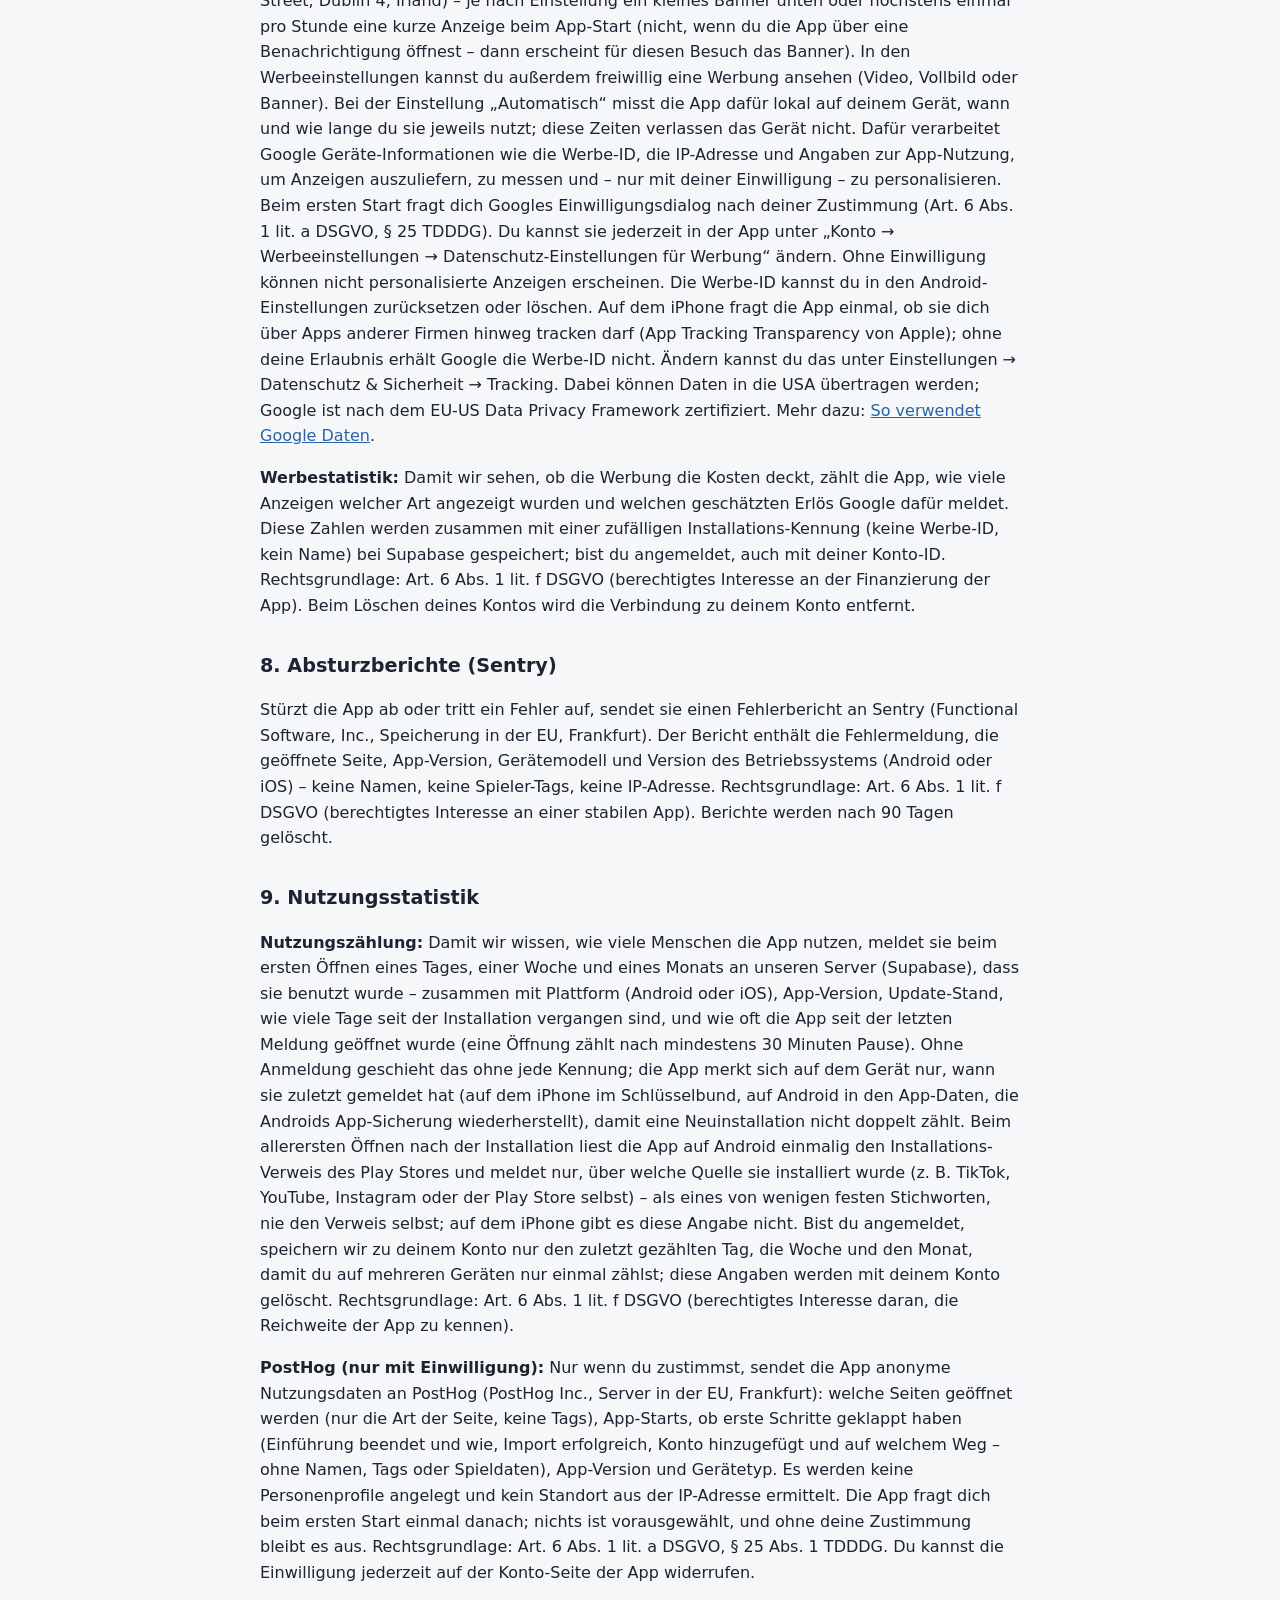
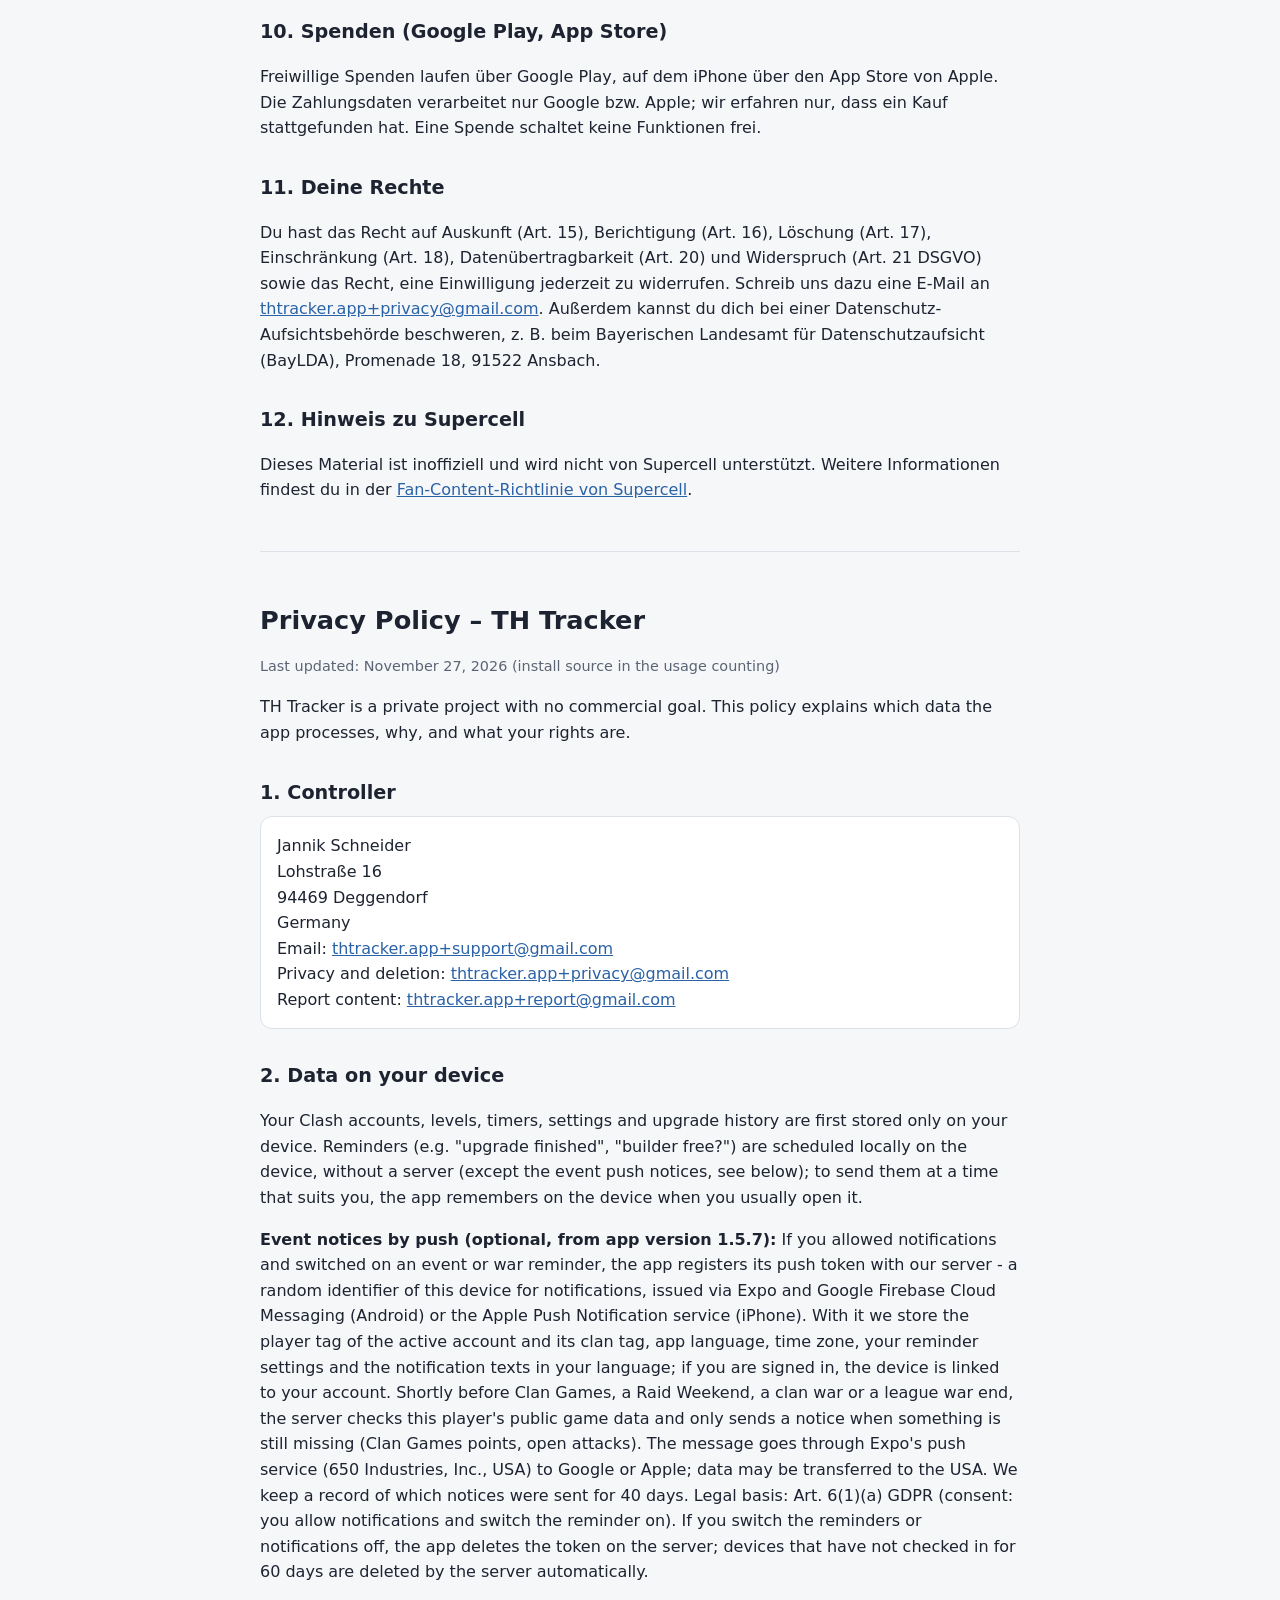
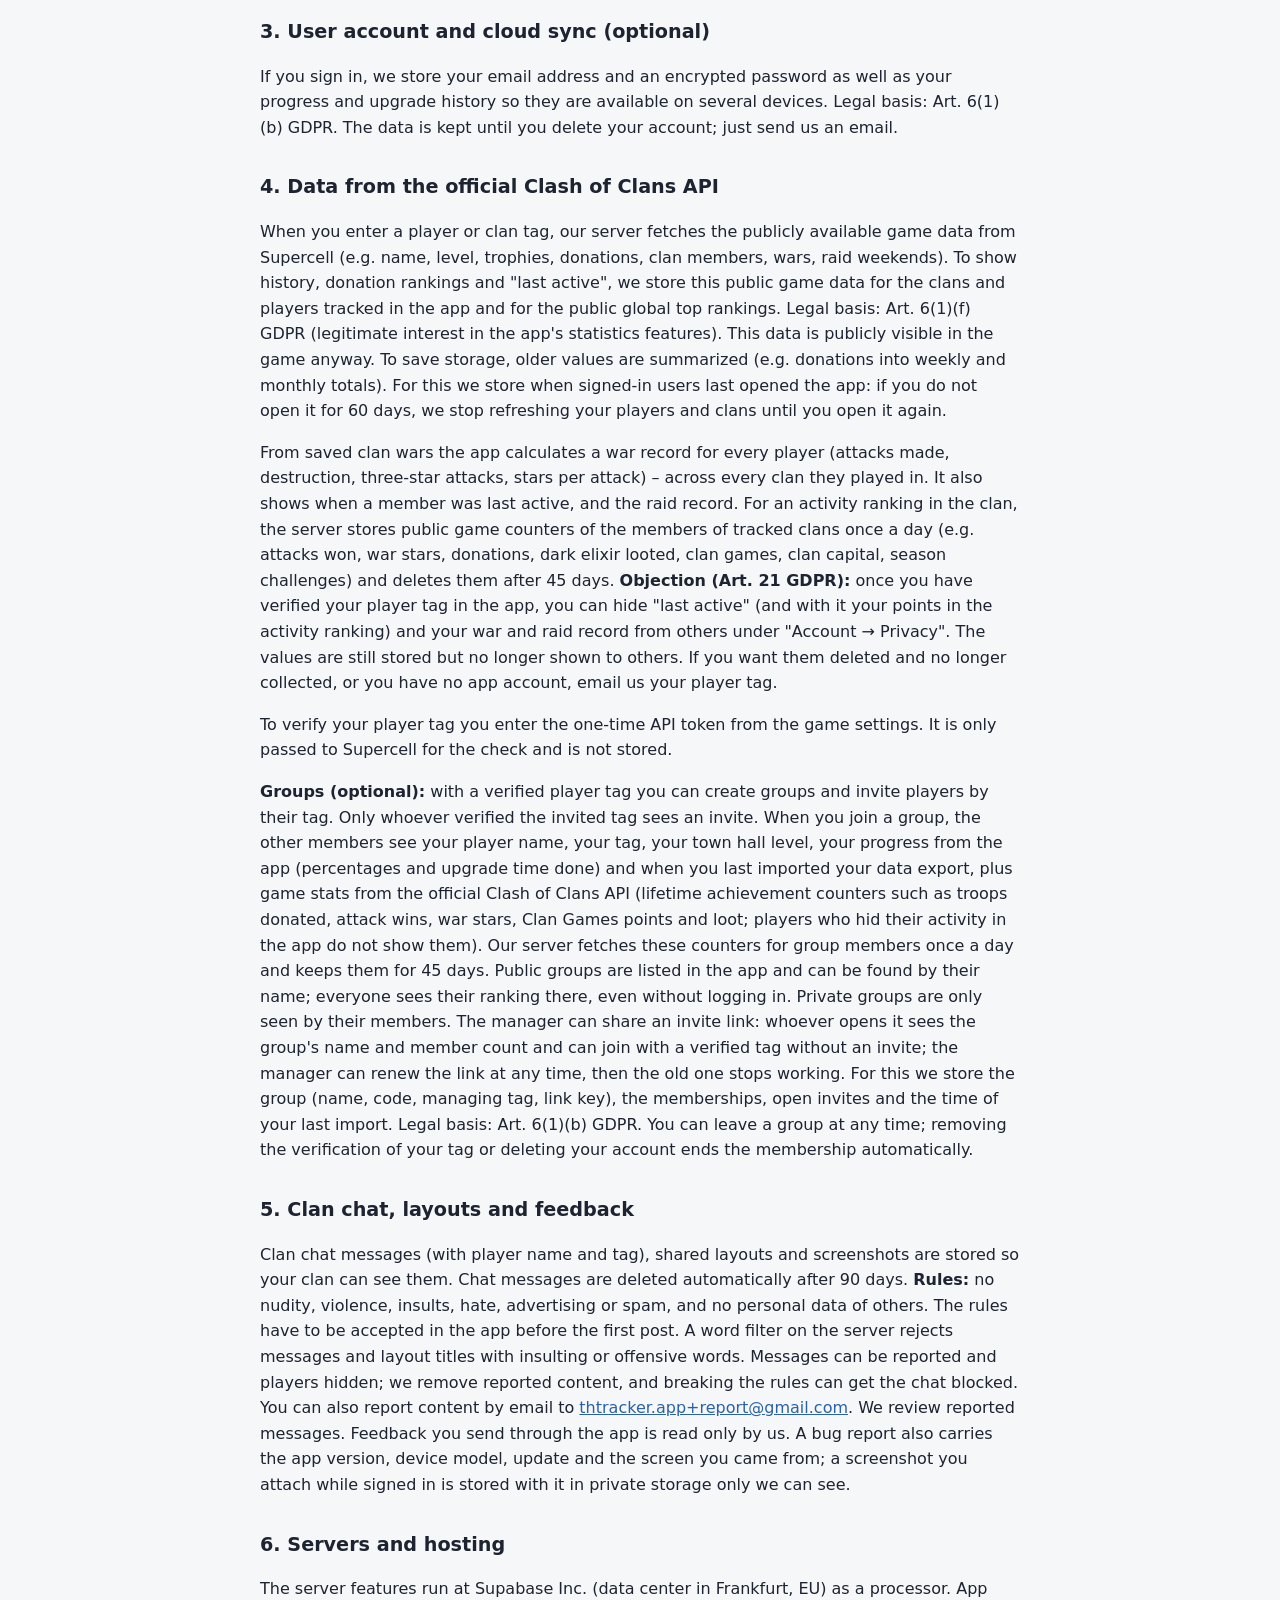
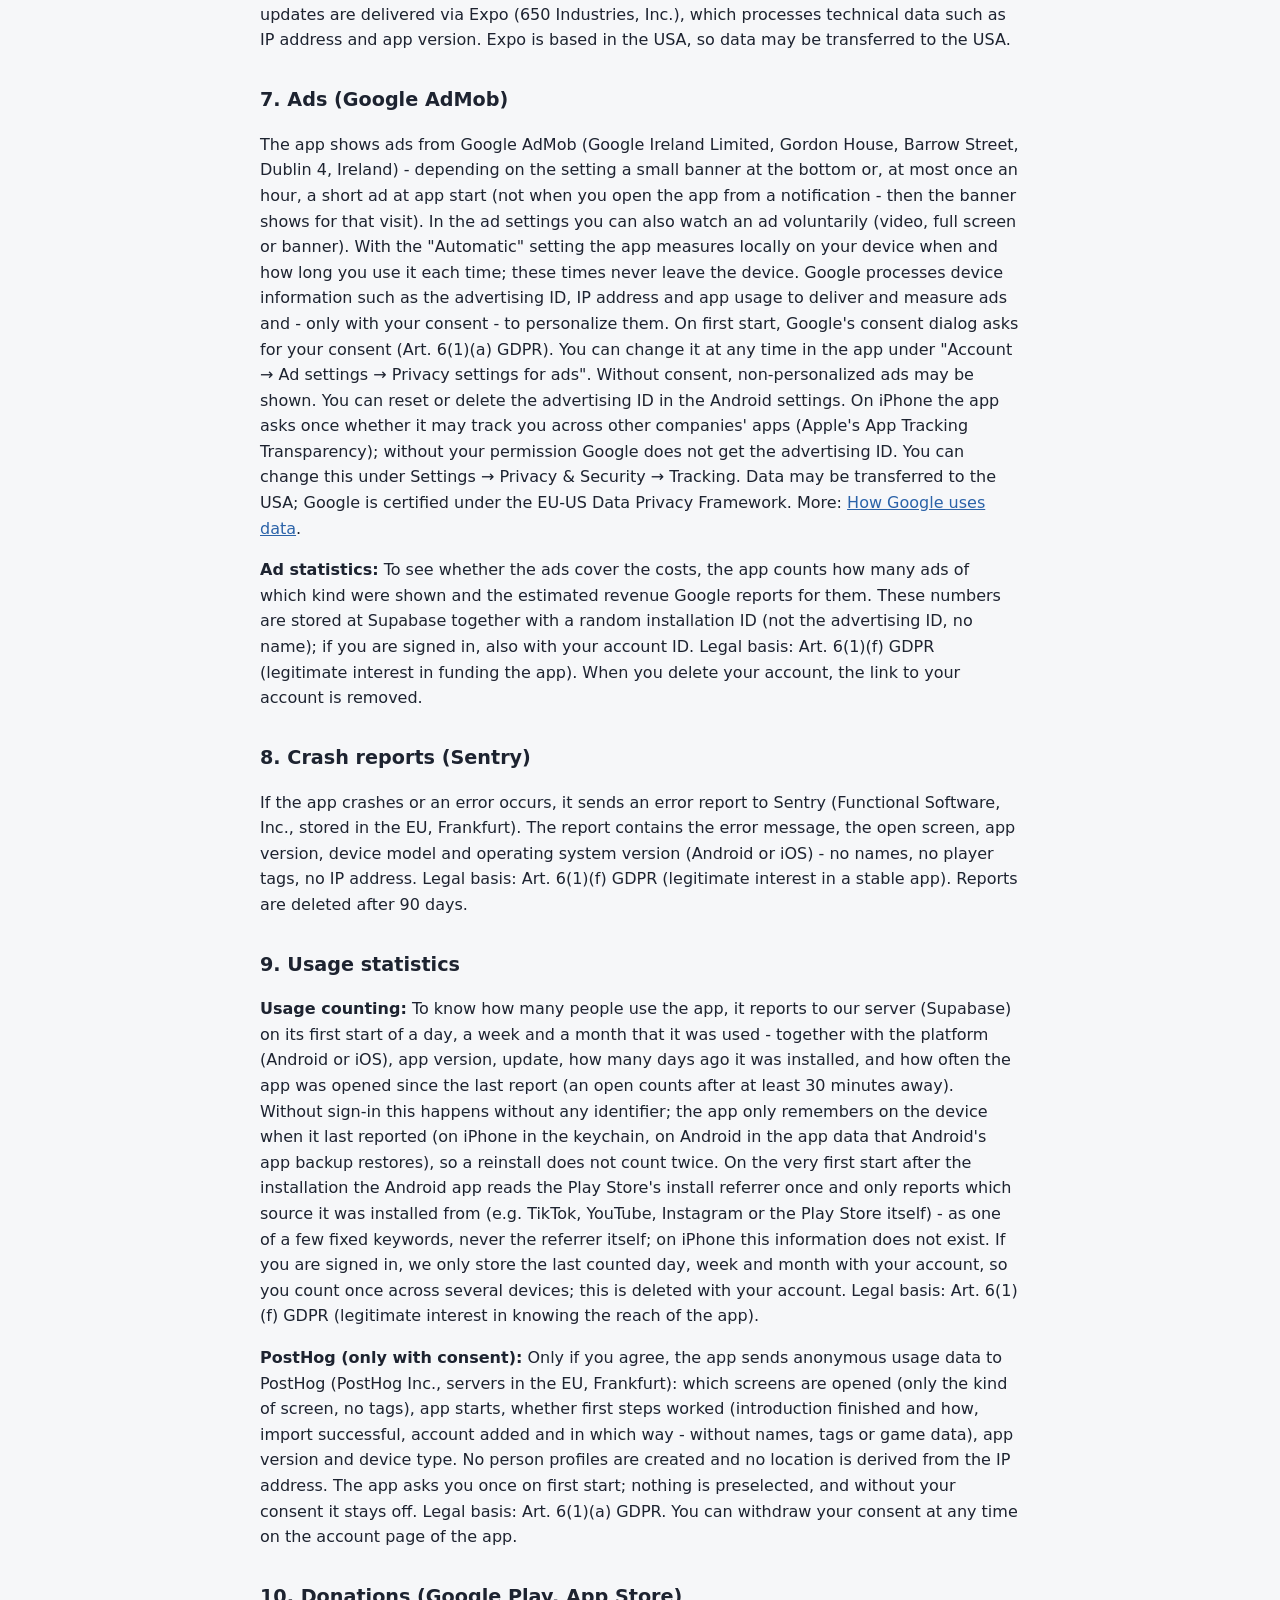
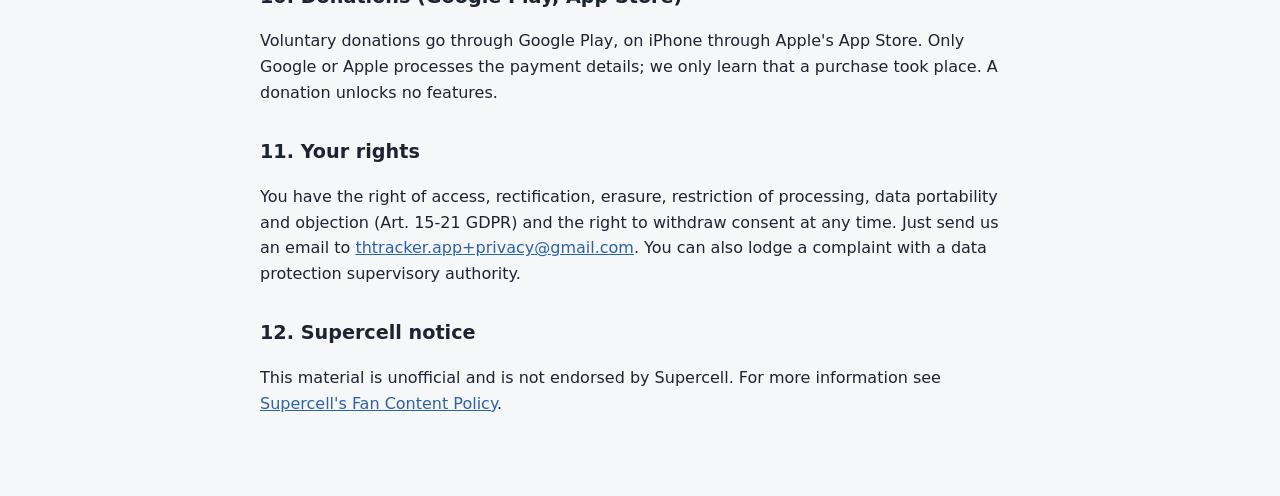
<file: coc-tracker/privacy/index.html>
<!doctype html>
<html lang="de">
<head>
<meta charset="utf-8">
<meta name="viewport" content="width=device-width, initial-scale=1">
<title>TH Tracker – Datenschutzerklärung / Privacy Policy</title>
<style>
  :root { color-scheme: light dark; --bg: #f6f7f9; --fg: #1d2330; --muted: #5b6475; --card: #fff; --line: #dde1e8; --accent: #2a62a8; }
  @media (prefers-color-scheme: dark) { :root { --bg: #121a26; --fg: #e8ecf3; --muted: #9aa5b8; --card: #1a2433; --line: #2b384c; --accent: #6aa6ff; } }
  body { margin: 0; background: var(--bg); color: var(--fg); font: 16px/1.6 system-ui, -apple-system, "Segoe UI", Roboto, sans-serif; }
  main { max-width: 760px; margin: 0 auto; padding: 24px 16px 64px; }
  h1 { font-size: 1.6rem; margin: 0 0 4px; }
  h2 { font-size: 1.2rem; margin: 32px 0 8px; }
  h3 { font-size: 1rem; margin: 20px 0 4px; }
  p, li { color: var(--fg); }
  .muted { color: var(--muted); font-size: .9rem; }
  .card { background: var(--card); border: 1px solid var(--line); border-radius: 12px; padding: 16px; }
  a { color: var(--accent); }
  nav a { margin-right: 12px; }
  hr { border: 0; border-top: 1px solid var(--line); margin: 48px 0; }
</style>
</head>
<body>
<main>
<nav class="muted"><a href="#de">Deutsch</a><a href="#en">English</a></nav>

<section id="de">
<h1>Datenschutzerklärung – TH Tracker</h1>
<p class="muted">Stand: 27. November 2026 (Installationsquelle in der Nutzungszählung)</p>

<p>TH Tracker ist ein privates Projekt ohne kommerzielles Ziel. Diese Erklärung beschreibt, welche Daten die App verarbeitet, warum, und welche Rechte du hast.</p>

<h2>1. Verantwortlicher</h2>
<div class="card">
Jannik Schneider<br>
Lohstraße 16<br>
94469 Deggendorf<br>
Deutschland<br>
E-Mail: <a href="mailto:thtracker.app+support@gmail.com">thtracker.app+support@gmail.com</a><br>
Datenschutz und Löschung: <a href="mailto:thtracker.app+privacy@gmail.com">thtracker.app+privacy@gmail.com</a><br>
Inhalte melden: <a href="mailto:thtracker.app+report@gmail.com">thtracker.app+report@gmail.com</a>
</div>

<h2>2. Daten auf deinem Gerät</h2>
<p>Deine Clash-Konten, Level, Timer, Einstellungen und der Upgrade-Verlauf werden zuerst nur lokal auf deinem Gerät gespeichert. Erinnerungen (z. B. „Upgrade fertig“, „Bauarbeiter frei?“) werden lokal auf dem Gerät geplant, ohne Server (außer den Event-Hinweisen per Push, siehe unten); damit sie zu einer passenden Uhrzeit kommen, merkt sich die App auf dem Gerät, wann du sie meist öffnest.</p>
<p><strong>Event-Hinweise per Push (freiwillig, ab App-Version 1.5.7):</strong> Hast du Benachrichtigungen erlaubt und eine Event- oder Kriegserinnerung eingeschaltet, meldet die App ihr Push-Token bei unserem Server an – eine zufällige Kennung dieses Geräts für Benachrichtigungen, vergeben über Expo und Google Firebase Cloud Messaging (Android) bzw. den Apple Push Notification Service (iPhone). Dazu speichern wir den Spieler-Tag des aktiven Kontos und dessen Clan-Tag, App-Sprache, Zeitzone, deine Erinnerungseinstellungen und die Benachrichtigungstexte in deiner Sprache; bist du angemeldet, verknüpfen wir das Gerät mit deinem Konto. Kurz vor dem Ende von Clanspielen, Raid-Wochenende, Clankrieg oder CWL-Krieg prüft der Server die öffentlichen Spieldaten dieses Spielers und schickt nur dann einen Hinweis, wenn noch etwas fehlt (fehlende Clanspiele-Punkte, offene Angriffe). Die Nachricht geht über den Push-Dienst von Expo (650 Industries, Inc., USA) an Google bzw. Apple; dabei können Daten in die USA übertragen werden. Welche Hinweise verschickt wurden, speichern wir 40 Tage. Rechtsgrundlage: Art. 6 Abs. 1 lit. a DSGVO (Einwilligung: du erlaubst Benachrichtigungen und schaltest die Erinnerung ein). Schaltest du die Erinnerungen oder die Benachrichtigungen aus, löscht die App das Token beim Server; Geräte, die sich 60 Tage nicht mehr melden, löscht der Server von selbst.</p>

<h2>3. Nutzerkonto und Cloud-Sync (freiwillig)</h2>
<p>Wenn du dich anmeldest, speichern wir deine E-Mail-Adresse und ein verschlüsseltes Passwort sowie deine Spielstände und den Upgrade-Verlauf, damit sie auf mehreren Geräten verfügbar sind. Rechtsgrundlage: Art. 6 Abs. 1 lit. b DSGVO (Vertrag/Nutzung der Funktion). Die Daten bleiben gespeichert, bis du dein Konto löschst; schreib uns dazu einfach eine E-Mail.</p>

<h2>4. Daten aus der offiziellen Clash-of-Clans-API</h2>
<p>Wenn du einen Spieler- oder Clan-Tag eingibst, ruft unser Server die öffentlich verfügbaren Spieldaten bei Supercell ab (z. B. Name, Level, Trophäen, Spenden, Clan-Mitglieder, Kriege, Raid-Wochenenden). Um Verläufe, Spenden-Ranglisten und „zuletzt aktiv“ anzuzeigen, speichern wir diese öffentlichen Spieldaten für die Clans und Spieler, die in der App verfolgt werden, sowie für die öffentlichen globalen Top-Ranglisten. Rechtsgrundlage: Art. 6 Abs. 1 lit. f DSGVO (berechtigtes Interesse an den Statistikfunktionen der App). Diese Daten sind im Spiel ohnehin öffentlich sichtbar. Um Speicher zu sparen, werden ältere Werte zusammengefasst (z. B. Spenden zu Wochen- und Monatssummen). Dafür speichern wir bei angemeldeten Nutzern, wann die App zuletzt geöffnet wurde: Öffnest du sie 60 Tage lang nicht, aktualisieren wir deine Spieler und Clans nicht mehr, bis du sie wieder öffnest.</p>
<p>Aus gespeicherten Clankriegen berechnet die App für jeden Spieler eine Kriegsbilanz (gemachte Angriffe, Zerstörung, 3-Sterne-Angriffe, Sterne pro Angriff) – über alle Clans, in denen er gespielt hat. Außerdem zeigt sie, wann ein Mitglied zuletzt aktiv war, und die Raid-Bilanz. Für eine Aktivitäts-Rangliste im Clan speichert der Server einmal am Tag öffentliche Spielzähler der Mitglieder verfolgter Clans (z. B. gewonnene Angriffe, Kriegssterne, Spenden, geplündertes dunkles Elixier, Clanspiele, Clanhauptstadt, Saison-Herausforderungen) und löscht sie nach 45 Tagen. <strong>Widerspruch (Art. 21 DSGVO):</strong> Wenn du deinen Spieler-Tag in der App bestätigt hast, kannst du unter „Konto → Privatsphäre“ „zuletzt aktiv“ (damit auch deine Punkte in der Aktivitäts-Rangliste) und deine Kriegs- und Raid-Bilanz für andere verbergen. Die Werte werden weiter gespeichert, aber anderen nicht mehr angezeigt. Möchtest du, dass sie gelöscht und nicht mehr erhoben werden, oder hast du kein App-Konto, schreib uns eine E-Mail mit deinem Spieler-Tag.</p>
<p>Beim Bestätigen deines Spieler-Tags gibst du einmalig das API-Token aus den Spieleinstellungen ein. Es wird nur zur Prüfung an Supercell weitergegeben und nicht gespeichert.</p>
<p><strong>Gruppen (freiwillig):</strong> Mit einem bestätigten Spieler-Tag kannst du Gruppen erstellen und Spieler über ihren Tag einladen. Eine Einladung sieht nur, wer den eingeladenen Tag bestätigt hat. Trittst du einer Gruppe bei, sehen die anderen Mitglieder deinen Spielernamen, deinen Tag, dein Rathaus-Level, deinen Fortschritt aus der App (Prozentwerte und erledigte Upgrade-Zeit) und wann du zuletzt deinen Datenexport importiert hast, außerdem Spielwerte aus der offiziellen Clash-of-Clans-API (lebenslange Zähler der Erfolge wie gespendete Truppen, Angriffssiege, Kriegssterne, Clanspiele-Punkte und Beute; wer seine Aktivität in der App verborgen hat, zeigt sie nicht). Diese Zähler fragt unser Server für Gruppenmitglieder einmal am Tag ab und hebt sie 45 Tage auf. Öffentliche Gruppen stehen in einer Liste in der App und lassen sich über ihren Namen finden; ihre Rangliste sieht dort jeder, auch ohne Login. Private Gruppen sehen nur ihre Mitglieder. Der Verwalter kann einen Einladungslink teilen: Wer ihn öffnet, sieht Name und Mitgliederzahl der Gruppe und kann mit einem bestätigten Tag ohne Einladung beitreten; der Verwalter kann den Link jederzeit erneuern, dann gilt der alte nicht mehr. Dafür speichern wir die Gruppe (Name, Code, verwaltender Tag, Link-Schlüssel), die Mitgliedschaften, offene Einladungen und den Zeitpunkt deines letzten Imports. Rechtsgrundlage: Art. 6 Abs. 1 lit. b DSGVO. Du kannst eine Gruppe jederzeit verlassen; hebst du die Bestätigung deines Tags auf oder löschst du dein Konto, endet die Mitgliedschaft automatisch.</p>

<h2>5. Clan-Chat, Layouts und Feedback</h2>
<p>Nachrichten im Clan-Chat (mit Spielername und -Tag), geteilte Layouts und Screenshots werden gespeichert, damit dein Clan sie sehen kann. Chatnachrichten werden nach 90 Tagen automatisch gelöscht. Gemeldete Nachrichten prüfen wir. <strong>Regeln:</strong> keine Nacktheit, Gewalt, Beleidigungen, Hetze, Werbung oder Spam und keine persönlichen Daten anderer. Vor dem ersten Beitrag müssen die Regeln in der App akzeptiert werden. Ein Wortfilter auf dem Server weist Nachrichten und Layout-Titel mit beleidigenden oder anstößigen Wörtern ab. Nachrichten lassen sich melden und Spieler ausblenden; gemeldete Inhalte löschen wir, bei Verstößen kann der Chat gesperrt werden. Inhalte kannst du auch per E-Mail an <a href="mailto:thtracker.app+report@gmail.com">thtracker.app+report@gmail.com</a> melden. Feedback, das du über die App sendest, lesen nur wir. Mit einer Fehlermeldung schickt die App App-Version, Gerätemodell, Update-Stand und den zuletzt geöffneten Bildschirm mit; einen Screenshot, den du angemeldet anhängst, speichern wir dazu in einem privaten Speicher, den nur wir sehen.</p>

<h2>6. Server und Hosting</h2>
<p>Die Server-Funktionen laufen bei Supabase Inc. (Rechenzentrum in Frankfurt, EU) als Auftragsverarbeiter. App-Updates werden über Expo (650 Industries, Inc.) ausgeliefert; dabei werden technische Daten wie IP-Adresse und App-Version verarbeitet. Expo sitzt in den USA, dabei können Daten in die USA übertragen werden.</p>

<h2>7. Werbung (Google AdMob)</h2>
<p>Die App zeigt Werbung von Google AdMob (Google Ireland Limited, Gordon House, Barrow Street, Dublin 4, Irland) – je nach Einstellung ein kleines Banner unten oder höchstens einmal pro Stunde eine kurze Anzeige beim App-Start (nicht, wenn du die App über eine Benachrichtigung öffnest – dann erscheint für diesen Besuch das Banner). In den Werbeeinstellungen kannst du außerdem freiwillig eine Werbung ansehen (Video, Vollbild oder Banner). Bei der Einstellung „Automatisch“ misst die App dafür lokal auf deinem Gerät, wann und wie lange du sie jeweils nutzt; diese Zeiten verlassen das Gerät nicht. Dafür verarbeitet Google Geräte-Informationen wie die Werbe-ID, die IP-Adresse und Angaben zur App-Nutzung, um Anzeigen auszuliefern, zu messen und – nur mit deiner Einwilligung – zu personalisieren. Beim ersten Start fragt dich Googles Einwilligungsdialog nach deiner Zustimmung (Art. 6 Abs. 1 lit. a DSGVO, § 25 TDDDG). Du kannst sie jederzeit in der App unter „Konto → Werbeeinstellungen → Datenschutz-Einstellungen für Werbung“ ändern. Ohne Einwilligung können nicht personalisierte Anzeigen erscheinen. Die Werbe-ID kannst du in den Android-Einstellungen zurücksetzen oder löschen. Auf dem iPhone fragt die App einmal, ob sie dich über Apps anderer Firmen hinweg tracken darf (App Tracking Transparency von Apple); ohne deine Erlaubnis erhält Google die Werbe-ID nicht. Ändern kannst du das unter Einstellungen → Datenschutz &amp; Sicherheit → Tracking. Dabei können Daten in die USA übertragen werden; Google ist nach dem EU-US Data Privacy Framework zertifiziert. Mehr dazu: <a href="https://policies.google.com/technologies/partner-sites">So verwendet Google Daten</a>.</p>
<p><strong>Werbestatistik:</strong> Damit wir sehen, ob die Werbung die Kosten deckt, zählt die App, wie viele Anzeigen welcher Art angezeigt wurden und welchen geschätzten Erlös Google dafür meldet. Diese Zahlen werden zusammen mit einer zufälligen Installations-Kennung (keine Werbe-ID, kein Name) bei Supabase gespeichert; bist du angemeldet, auch mit deiner Konto-ID. Rechtsgrundlage: Art. 6 Abs. 1 lit. f DSGVO (berechtigtes Interesse an der Finanzierung der App). Beim Löschen deines Kontos wird die Verbindung zu deinem Konto entfernt.</p>

<h2>8. Absturzberichte (Sentry)</h2>
<p>Stürzt die App ab oder tritt ein Fehler auf, sendet sie einen Fehlerbericht an Sentry (Functional Software, Inc., Speicherung in der EU, Frankfurt). Der Bericht enthält die Fehlermeldung, die geöffnete Seite, App-Version, Gerätemodell und Version des Betriebssystems (Android oder iOS) – keine Namen, keine Spieler-Tags, keine IP-Adresse. Rechtsgrundlage: Art. 6 Abs. 1 lit. f DSGVO (berechtigtes Interesse an einer stabilen App). Berichte werden nach 90 Tagen gelöscht.</p>

<h2>9. Nutzungsstatistik</h2>
<p><strong>Nutzungszählung:</strong> Damit wir wissen, wie viele Menschen die App nutzen, meldet sie beim ersten Öffnen eines Tages, einer Woche und eines Monats an unseren Server (Supabase), dass sie benutzt wurde – zusammen mit Plattform (Android oder iOS), App-Version, Update-Stand, wie viele Tage seit der Installation vergangen sind, und wie oft die App seit der letzten Meldung geöffnet wurde (eine Öffnung zählt nach mindestens 30 Minuten Pause). Ohne Anmeldung geschieht das ohne jede Kennung; die App merkt sich auf dem Gerät nur, wann sie zuletzt gemeldet hat (auf dem iPhone im Schlüsselbund, auf Android in den App-Daten, die Androids App-Sicherung wiederherstellt), damit eine Neuinstallation nicht doppelt zählt. Beim allerersten Öffnen nach der Installation liest die App auf Android einmalig den Installations-Verweis des Play Stores und meldet nur, über welche Quelle sie installiert wurde (z. B. TikTok, YouTube, Instagram oder der Play Store selbst) – als eines von wenigen festen Stichworten, nie den Verweis selbst; auf dem iPhone gibt es diese Angabe nicht. Bist du angemeldet, speichern wir zu deinem Konto nur den zuletzt gezählten Tag, die Woche und den Monat, damit du auf mehreren Geräten nur einmal zählst; diese Angaben werden mit deinem Konto gelöscht. Rechtsgrundlage: Art. 6 Abs. 1 lit. f DSGVO (berechtigtes Interesse daran, die Reichweite der App zu kennen).</p>
<p><strong>PostHog (nur mit Einwilligung):</strong> Nur wenn du zustimmst, sendet die App anonyme Nutzungsdaten an PostHog (PostHog Inc., Server in der EU, Frankfurt): welche Seiten geöffnet werden (nur die Art der Seite, keine Tags), App-Starts, ob erste Schritte geklappt haben (Einführung beendet und wie, Import erfolgreich, Konto hinzugefügt und auf welchem Weg – ohne Namen, Tags oder Spieldaten), App-Version und Gerätetyp. Es werden keine Personenprofile angelegt und kein Standort aus der IP-Adresse ermittelt. Die App fragt dich beim ersten Start einmal danach; nichts ist vorausgewählt, und ohne deine Zustimmung bleibt es aus. Rechtsgrundlage: Art. 6 Abs. 1 lit. a DSGVO, § 25 Abs. 1 TDDDG. Du kannst die Einwilligung jederzeit auf der Konto-Seite der App widerrufen.</p>

<h2>10. Spenden (Google Play, App Store)</h2>
<p>Freiwillige Spenden laufen über Google Play, auf dem iPhone über den App Store von Apple. Die Zahlungsdaten verarbeitet nur Google bzw. Apple; wir erfahren nur, dass ein Kauf stattgefunden hat. Eine Spende schaltet keine Funktionen frei.</p>

<h2>11. Deine Rechte</h2>
<p>Du hast das Recht auf Auskunft (Art. 15), Berichtigung (Art. 16), Löschung (Art. 17), Einschränkung (Art. 18), Datenübertragbarkeit (Art. 20) und Widerspruch (Art. 21 DSGVO) sowie das Recht, eine Einwilligung jederzeit zu widerrufen. Schreib uns dazu eine E-Mail an <a href="mailto:thtracker.app+privacy@gmail.com">thtracker.app+privacy@gmail.com</a>. Außerdem kannst du dich bei einer Datenschutz-Aufsichtsbehörde beschweren, z. B. beim Bayerischen Landesamt für Datenschutzaufsicht (BayLDA), Promenade 18, 91522 Ansbach.</p>

<h2>12. Hinweis zu Supercell</h2>
<p>Dieses Material ist inoffiziell und wird nicht von Supercell unterstützt. Weitere Informationen findest du in der <a href="https://supercell.com/en/fan-content-policy/">Fan-Content-Richtlinie von Supercell</a>.</p>
</section>

<hr>

<section id="en" lang="en">
<h1>Privacy Policy – TH Tracker</h1>
<p class="muted">Last updated: November 27, 2026 (install source in the usage counting)</p>

<p>TH Tracker is a private project with no commercial goal. This policy explains which data the app processes, why, and what your rights are.</p>

<h2>1. Controller</h2>
<div class="card">
Jannik Schneider<br>
Lohstraße 16<br>
94469 Deggendorf<br>
Germany<br>
Email: <a href="mailto:thtracker.app+support@gmail.com">thtracker.app+support@gmail.com</a><br>
Privacy and deletion: <a href="mailto:thtracker.app+privacy@gmail.com">thtracker.app+privacy@gmail.com</a><br>
Report content: <a href="mailto:thtracker.app+report@gmail.com">thtracker.app+report@gmail.com</a>
</div>

<h2>2. Data on your device</h2>
<p>Your Clash accounts, levels, timers, settings and upgrade history are first stored only on your device. Reminders (e.g. "upgrade finished", "builder free?") are scheduled locally on the device, without a server (except the event push notices, see below); to send them at a time that suits you, the app remembers on the device when you usually open it.</p>
<p><strong>Event notices by push (optional, from app version 1.5.7):</strong> If you allowed notifications and switched on an event or war reminder, the app registers its push token with our server - a random identifier of this device for notifications, issued via Expo and Google Firebase Cloud Messaging (Android) or the Apple Push Notification service (iPhone). With it we store the player tag of the active account and its clan tag, app language, time zone, your reminder settings and the notification texts in your language; if you are signed in, the device is linked to your account. Shortly before Clan Games, a Raid Weekend, a clan war or a league war end, the server checks this player's public game data and only sends a notice when something is still missing (Clan Games points, open attacks). The message goes through Expo's push service (650 Industries, Inc., USA) to Google or Apple; data may be transferred to the USA. We keep a record of which notices were sent for 40 days. Legal basis: Art. 6(1)(a) GDPR (consent: you allow notifications and switch the reminder on). If you switch the reminders or notifications off, the app deletes the token on the server; devices that have not checked in for 60 days are deleted by the server automatically.</p>

<h2>3. User account and cloud sync (optional)</h2>
<p>If you sign in, we store your email address and an encrypted password as well as your progress and upgrade history so they are available on several devices. Legal basis: Art. 6(1)(b) GDPR. The data is kept until you delete your account; just send us an email.</p>

<h2>4. Data from the official Clash of Clans API</h2>
<p>When you enter a player or clan tag, our server fetches the publicly available game data from Supercell (e.g. name, level, trophies, donations, clan members, wars, raid weekends). To show history, donation rankings and "last active", we store this public game data for the clans and players tracked in the app and for the public global top rankings. Legal basis: Art. 6(1)(f) GDPR (legitimate interest in the app's statistics features). This data is publicly visible in the game anyway. To save storage, older values are summarized (e.g. donations into weekly and monthly totals). For this we store when signed-in users last opened the app: if you do not open it for 60 days, we stop refreshing your players and clans until you open it again.</p>
<p>From saved clan wars the app calculates a war record for every player (attacks made, destruction, three-star attacks, stars per attack) – across every clan they played in. It also shows when a member was last active, and the raid record. For an activity ranking in the clan, the server stores public game counters of the members of tracked clans once a day (e.g. attacks won, war stars, donations, dark elixir looted, clan games, clan capital, season challenges) and deletes them after 45 days. <strong>Objection (Art. 21 GDPR):</strong> once you have verified your player tag in the app, you can hide "last active" (and with it your points in the activity ranking) and your war and raid record from others under "Account → Privacy". The values are still stored but no longer shown to others. If you want them deleted and no longer collected, or you have no app account, email us your player tag.</p>
<p>To verify your player tag you enter the one-time API token from the game settings. It is only passed to Supercell for the check and is not stored.</p>
<p><strong>Groups (optional):</strong> with a verified player tag you can create groups and invite players by their tag. Only whoever verified the invited tag sees an invite. When you join a group, the other members see your player name, your tag, your town hall level, your progress from the app (percentages and upgrade time done) and when you last imported your data export, plus game stats from the official Clash of Clans API (lifetime achievement counters such as troops donated, attack wins, war stars, Clan Games points and loot; players who hid their activity in the app do not show them). Our server fetches these counters for group members once a day and keeps them for 45 days. Public groups are listed in the app and can be found by their name; everyone sees their ranking there, even without logging in. Private groups are only seen by their members. The manager can share an invite link: whoever opens it sees the group's name and member count and can join with a verified tag without an invite; the manager can renew the link at any time, then the old one stops working. For this we store the group (name, code, managing tag, link key), the memberships, open invites and the time of your last import. Legal basis: Art. 6(1)(b) GDPR. You can leave a group at any time; removing the verification of your tag or deleting your account ends the membership automatically.</p>

<h2>5. Clan chat, layouts and feedback</h2>
<p>Clan chat messages (with player name and tag), shared layouts and screenshots are stored so your clan can see them. Chat messages are deleted automatically after 90 days. <strong>Rules:</strong> no nudity, violence, insults, hate, advertising or spam, and no personal data of others. The rules have to be accepted in the app before the first post. A word filter on the server rejects messages and layout titles with insulting or offensive words. Messages can be reported and players hidden; we remove reported content, and breaking the rules can get the chat blocked. You can also report content by email to <a href="mailto:thtracker.app+report@gmail.com">thtracker.app+report@gmail.com</a>. We review reported messages. Feedback you send through the app is read only by us. A bug report also carries the app version, device model, update and the screen you came from; a screenshot you attach while signed in is stored with it in private storage only we can see.</p>

<h2>6. Servers and hosting</h2>
<p>The server features run at Supabase Inc. (data center in Frankfurt, EU) as a processor. App updates are delivered via Expo (650 Industries, Inc.), which processes technical data such as IP address and app version. Expo is based in the USA, so data may be transferred to the USA.</p>

<h2>7. Ads (Google AdMob)</h2>
<p>The app shows ads from Google AdMob (Google Ireland Limited, Gordon House, Barrow Street, Dublin 4, Ireland) - depending on the setting a small banner at the bottom or, at most once an hour, a short ad at app start (not when you open the app from a notification - then the banner shows for that visit). In the ad settings you can also watch an ad voluntarily (video, full screen or banner). With the "Automatic" setting the app measures locally on your device when and how long you use it each time; these times never leave the device. Google processes device information such as the advertising ID, IP address and app usage to deliver and measure ads and - only with your consent - to personalize them. On first start, Google's consent dialog asks for your consent (Art. 6(1)(a) GDPR). You can change it at any time in the app under "Account → Ad settings → Privacy settings for ads". Without consent, non-personalized ads may be shown. You can reset or delete the advertising ID in the Android settings. On iPhone the app asks once whether it may track you across other companies' apps (Apple's App Tracking Transparency); without your permission Google does not get the advertising ID. You can change this under Settings → Privacy &amp; Security → Tracking. Data may be transferred to the USA; Google is certified under the EU-US Data Privacy Framework. More: <a href="https://policies.google.com/technologies/partner-sites">How Google uses data</a>.</p>
<p><strong>Ad statistics:</strong> To see whether the ads cover the costs, the app counts how many ads of which kind were shown and the estimated revenue Google reports for them. These numbers are stored at Supabase together with a random installation ID (not the advertising ID, no name); if you are signed in, also with your account ID. Legal basis: Art. 6(1)(f) GDPR (legitimate interest in funding the app). When you delete your account, the link to your account is removed.</p>

<h2>8. Crash reports (Sentry)</h2>
<p>If the app crashes or an error occurs, it sends an error report to Sentry (Functional Software, Inc., stored in the EU, Frankfurt). The report contains the error message, the open screen, app version, device model and operating system version (Android or iOS) - no names, no player tags, no IP address. Legal basis: Art. 6(1)(f) GDPR (legitimate interest in a stable app). Reports are deleted after 90 days.</p>

<h2>9. Usage statistics</h2>
<p><strong>Usage counting:</strong> To know how many people use the app, it reports to our server (Supabase) on its first start of a day, a week and a month that it was used - together with the platform (Android or iOS), app version, update, how many days ago it was installed, and how often the app was opened since the last report (an open counts after at least 30 minutes away). Without sign-in this happens without any identifier; the app only remembers on the device when it last reported (on iPhone in the keychain, on Android in the app data that Android's app backup restores), so a reinstall does not count twice. On the very first start after the installation the Android app reads the Play Store's install referrer once and only reports which source it was installed from (e.g. TikTok, YouTube, Instagram or the Play Store itself) - as one of a few fixed keywords, never the referrer itself; on iPhone this information does not exist. If you are signed in, we only store the last counted day, week and month with your account, so you count once across several devices; this is deleted with your account. Legal basis: Art. 6(1)(f) GDPR (legitimate interest in knowing the reach of the app).</p>
<p><strong>PostHog (only with consent):</strong> Only if you agree, the app sends anonymous usage data to PostHog (PostHog Inc., servers in the EU, Frankfurt): which screens are opened (only the kind of screen, no tags), app starts, whether first steps worked (introduction finished and how, import successful, account added and in which way - without names, tags or game data), app version and device type. No person profiles are created and no location is derived from the IP address. The app asks you once on first start; nothing is preselected, and without your consent it stays off. Legal basis: Art. 6(1)(a) GDPR. You can withdraw your consent at any time on the account page of the app.</p>

<h2>10. Donations (Google Play, App Store)</h2>
<p>Voluntary donations go through Google Play, on iPhone through Apple's App Store. Only Google or Apple processes the payment details; we only learn that a purchase took place. A donation unlocks no features.</p>

<h2>11. Your rights</h2>
<p>You have the right of access, rectification, erasure, restriction of processing, data portability and objection (Art. 15-21 GDPR) and the right to withdraw consent at any time. Just send us an email to <a href="mailto:thtracker.app+privacy@gmail.com">thtracker.app+privacy@gmail.com</a>. You can also lodge a complaint with a data protection supervisory authority.</p>

<h2>12. Supercell notice</h2>
<p>This material is unofficial and is not endorsed by Supercell. For more information see <a href="https://supercell.com/en/fan-content-policy/">Supercell's Fan Content Policy</a>.</p>
</section>
</main>
</body>
</html>
</file>
<file: ai-autoclicker/style.css>
:root { color-scheme: dark; --bg: #0b1020; --panel: #141b2e; --text: #eef2ff; --muted: #98a2c3; --accent: #7c5cff; }
* { box-sizing: border-box; }
body { margin: 0; background: var(--bg); color: var(--text); font: 16px/1.6 system-ui, -apple-system, Segoe UI, Roboto, sans-serif; }
main { max-width: 760px; margin: 0 auto; padding: 32px 16px 64px; }
h1 { font-size: 28px; margin: 0 0 8px; }
h2 { font-size: 20px; margin: 28px 0 8px; }
p, li { color: var(--muted); }
a { color: #22d3ee; }
.card { background: var(--panel); border: 1px solid #2a3557; border-radius: 20px; padding: 20px; margin: 16px 0; }
.btn { display: inline-block; background: var(--accent); color: #fff; text-decoration: none; padding: 12px 20px; border-radius: 14px; font-weight: 600; }
.todo { color: #f59e0b; }

.logo { border-radius: 22px; display: block; margin: 0 0 16px; }
.credit { font-size: 13px; margin-top: 32px; }
</file>
